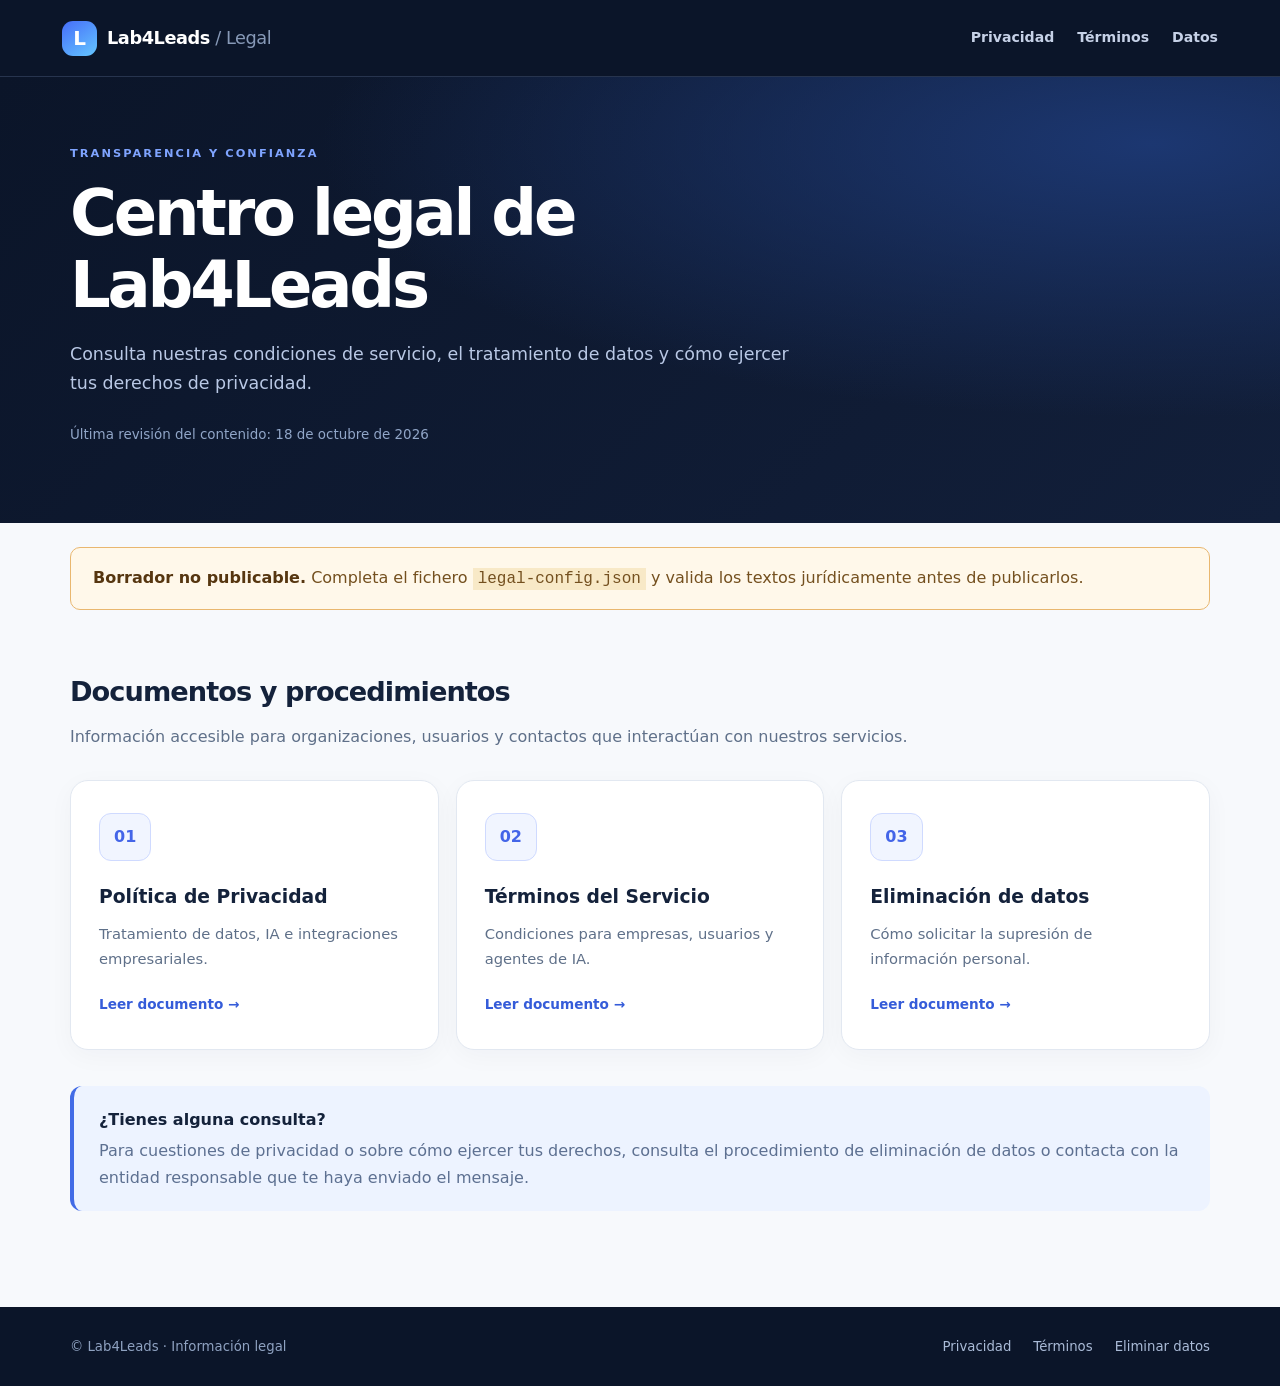
<file: site/index.html>
<!DOCTYPE html><html lang="es"><head><meta charset="utf-8"><meta name="viewport" content="width=device-width,initial-scale=1"><meta name="description" content="Textos legales y procedimientos de privacidad de una plataforma empresarial de agentes de inteligencia artificial."><title>Centro legal · Lab4Leads</title><link rel="stylesheet" href="assets/styles.css"></head><body>
<a class="skip" href="#main">Saltar al contenido</a><header class="topbar"><div class="top-inner"><a href="./" class="brand"><span class="brand-mark">L</span><span>Lab4Leads<span class="brand-tag"> / Legal</span></span></a><nav aria-label="Documentos legales"><a href="privacy-policy/">Privacidad</a><a href="terms-of-service/">Términos</a><a href="data-deletion/">Datos</a></nav></div></header>
<div class="hero home-hero"><div class="container"><div class="eyebrow">TRANSPARENCIA Y CONFIANZA</div><h1>Centro legal de Lab4Leads</h1><p>Consulta nuestras condiciones de servicio, el tratamiento de datos y cómo ejercer tus derechos de privacidad.</p><div class="hero-meta">Última revisión del contenido: 18 de octubre de 2026</div></div></div>
<div class="draft" role="status"><strong>Borrador no publicable.</strong> Completa el fichero <code>legal-config.json</code> y valida los textos jurídicamente antes de publicarlos.</div><main id="main" class="container main-home"><div class="section-intro"><h2>Documentos y procedimientos</h2><p>Información accesible para organizaciones, usuarios y contactos que interactúan con nuestros servicios.</p></div><div class="cards"><a class="doc-card" href="privacy-policy/"><div class="doc-icon">01</div><h2>Política de Privacidad</h2><p>Tratamiento de datos, IA e integraciones empresariales.</p><span class="card-link">Leer documento <span aria-hidden="true">→</span></span></a>
<a class="doc-card" href="terms-of-service/"><div class="doc-icon">02</div><h2>Términos del Servicio</h2><p>Condiciones para empresas, usuarios y agentes de IA.</p><span class="card-link">Leer documento <span aria-hidden="true">→</span></span></a>
<a class="doc-card" href="data-deletion/"><div class="doc-icon">03</div><h2>Eliminación de datos</h2><p>Cómo solicitar la supresión de información personal.</p><span class="card-link">Leer documento <span aria-hidden="true">→</span></span></a></div><div class="notice"><strong>¿Tienes alguna consulta?</strong><p>Para cuestiones de privacidad o sobre cómo ejercer tus derechos, consulta el procedimiento de eliminación de datos o contacta con la entidad responsable que te haya enviado el mensaje.</p></div></main>
<footer><div class="container footer-inner"><span>© Lab4Leads · Información legal</span><div><a href="privacy-policy/">Privacidad</a><a href="terms-of-service/">Términos</a><a href="data-deletion/">Eliminar datos</a></div></div></footer></body></html>
</file>
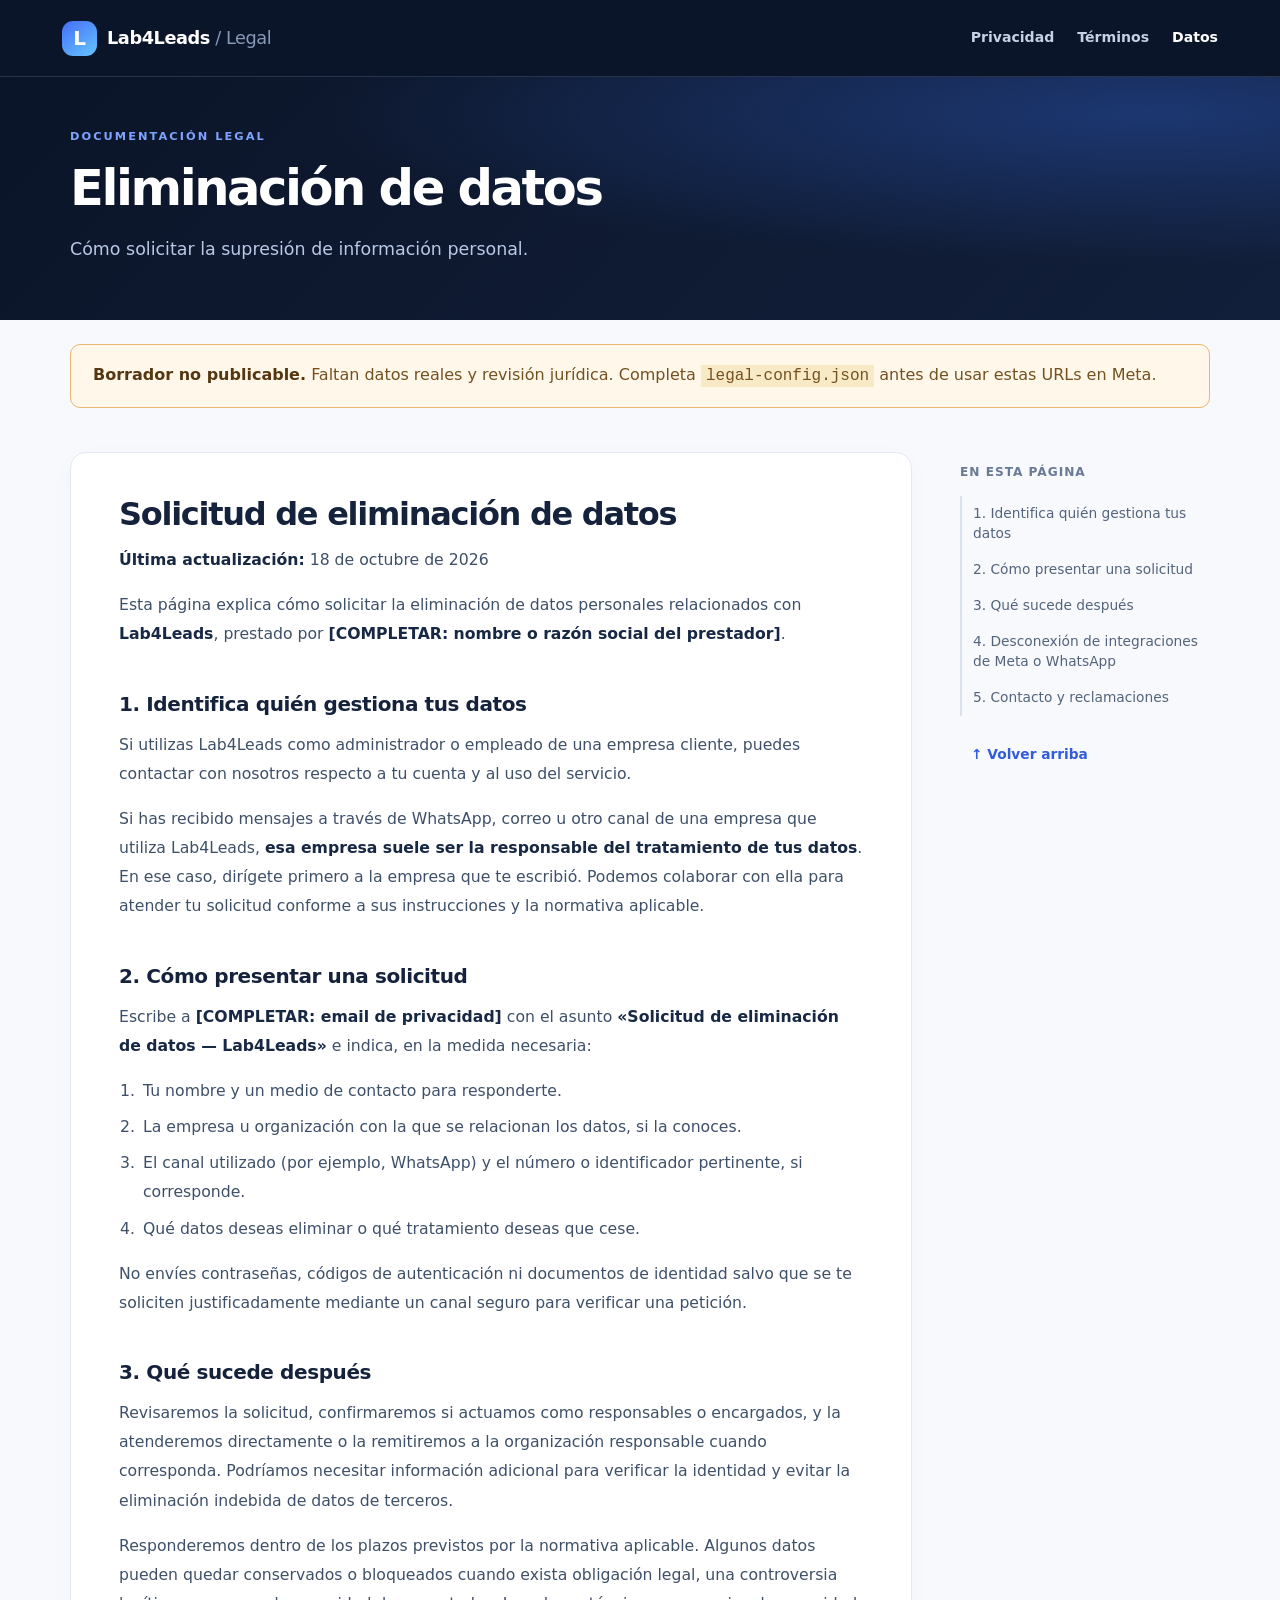
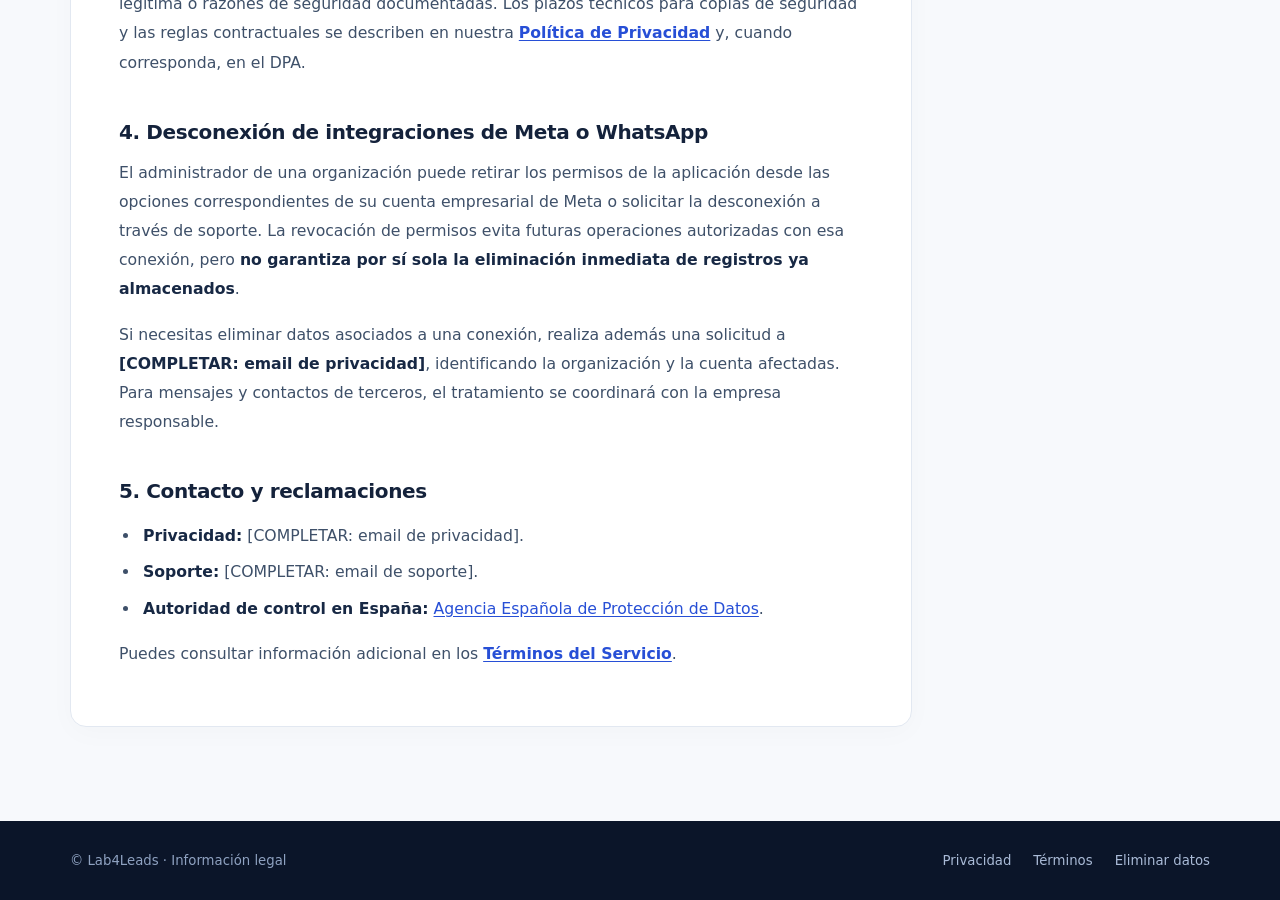
<file: site/data-deletion/index.html>
<!DOCTYPE html>
<html lang="es"><head><meta charset="utf-8"><meta name="viewport" content="width=device-width,initial-scale=1">
<meta name="description" content="Cómo solicitar la supresión de información personal."><meta name="robots" content="index,follow">
<title>Eliminación de datos · Lab4Leads</title>
<link rel="stylesheet" href="../assets/styles.css"><link rel="canonical" href="" />
</head><body>
<a class="skip" href="#main">Saltar al contenido</a>
<header class="topbar"><div class="top-inner"><a class="brand" href="../" aria-label="Ir al inicio de los documentos legales"><span class="brand-mark">L</span><span>Lab4Leads<span class="brand-tag"> / Legal</span></span></a><nav aria-label="Documentos legales"><a href="../privacy-policy/" >Privacidad</a><a href="../terms-of-service/" >Términos</a><a href="../data-deletion/" aria-current="page">Datos</a></nav></div></header>
<div class="hero document-hero"><div class="container"><div class="eyebrow">DOCUMENTACIÓN LEGAL</div><h1>Eliminación de datos</h1><p>Cómo solicitar la supresión de información personal.</p></div></div>
<div class="draft" role="status"><strong>Borrador no publicable.</strong> Faltan datos reales y revisión jurídica. Completa <code>legal-config.json</code> antes de usar estas URLs en Meta.</div>
<div class="container document-layout"><main id="main" class="legal-content" aria-label="Eliminación de datos"><h1>Solicitud de eliminación de datos</h1>
<p><strong>Última actualización:</strong> 18 de octubre de 2026</p>
<p>Esta página explica cómo solicitar la eliminación de datos personales relacionados con <strong>Lab4Leads</strong>, prestado por <strong>[COMPLETAR: nombre o razón social del prestador]</strong>.</p>
<h2 id="1-identifica-quien-gestiona-tus-datos">1. Identifica quién gestiona tus datos</h2>
<p>Si utilizas Lab4Leads como administrador o empleado de una empresa cliente, puedes contactar con nosotros respecto a tu cuenta y al uso del servicio.</p>
<p>Si has recibido mensajes a través de WhatsApp, correo u otro canal de una empresa que utiliza Lab4Leads, <strong>esa empresa suele ser la responsable del tratamiento de tus datos</strong>. En ese caso, dirígete primero a la empresa que te escribió. Podemos colaborar con ella para atender tu solicitud conforme a sus instrucciones y la normativa aplicable.</p>
<h2 id="2-como-presentar-una-solicitud">2. Cómo presentar una solicitud</h2>
<p>Escribe a <strong>[COMPLETAR: email de privacidad]</strong> con el asunto <strong>«Solicitud de eliminación de datos — Lab4Leads»</strong> e indica, en la medida necesaria:</p>
<ol>
<li>Tu nombre y un medio de contacto para responderte.</li>
<li>La empresa u organización con la que se relacionan los datos, si la conoces.</li>
<li>El canal utilizado (por ejemplo, WhatsApp) y el número o identificador pertinente, si corresponde.</li>
<li>Qué datos deseas eliminar o qué tratamiento deseas que cese.</li>
</ol>
<p>No envíes contraseñas, códigos de autenticación ni documentos de identidad salvo que se te soliciten justificadamente mediante un canal seguro para verificar una petición.</p>
<h2 id="3-que-sucede-despues">3. Qué sucede después</h2>
<p>Revisaremos la solicitud, confirmaremos si actuamos como responsables o encargados, y la atenderemos directamente o la remitiremos a la organización responsable cuando corresponda. Podríamos necesitar información adicional para verificar la identidad y evitar la eliminación indebida de datos de terceros.</p>
<p>Responderemos dentro de los plazos previstos por la normativa aplicable. Algunos datos pueden quedar conservados o bloqueados cuando exista obligación legal, una controversia legítima o razones de seguridad documentadas. Los plazos técnicos para copias de seguridad y las reglas contractuales se describen en nuestra <strong><a href="../privacy-policy/">Política de Privacidad</a></strong> y, cuando corresponda, en el DPA.</p>
<h2 id="4-desconexion-de-integraciones-de-meta-o-whatsapp">4. Desconexión de integraciones de Meta o WhatsApp</h2>
<p>El administrador de una organización puede retirar los permisos de la aplicación desde las opciones correspondientes de su cuenta empresarial de Meta o solicitar la desconexión a través de soporte. La revocación de permisos evita futuras operaciones autorizadas con esa conexión, pero <strong>no garantiza por sí sola la eliminación inmediata de registros ya almacenados</strong>.</p>
<p>Si necesitas eliminar datos asociados a una conexión, realiza además una solicitud a <strong>[COMPLETAR: email de privacidad]</strong>, identificando la organización y la cuenta afectadas. Para mensajes y contactos de terceros, el tratamiento se coordinará con la empresa responsable.</p>
<h2 id="5-contacto-y-reclamaciones">5. Contacto y reclamaciones</h2>
<ul>
<li><strong>Privacidad:</strong> [COMPLETAR: email de privacidad].</li>
<li><strong>Soporte:</strong> [COMPLETAR: email de soporte].</li>
<li><strong>Autoridad de control en España:</strong> <a href="https://www.aepd.es">Agencia Española de Protección de Datos</a>.</li>
</ul>
<p>Puedes consultar información adicional en los <strong><a href="../terms-of-service/">Términos del Servicio</a></strong>.</p>
</main><aside class="toc" aria-label="Índice de secciones"><div class="toc-sticky"><h3>En esta página</h3><a href="#1-identifica-quien-gestiona-tus-datos">1. Identifica quién gestiona tus datos</a>
<a href="#2-como-presentar-una-solicitud">2. Cómo presentar una solicitud</a>
<a href="#3-que-sucede-despues">3. Qué sucede después</a>
<a href="#4-desconexion-de-integraciones-de-meta-o-whatsapp">4. Desconexión de integraciones de Meta o WhatsApp</a>
<a href="#5-contacto-y-reclamaciones">5. Contacto y reclamaciones</a><a class="back-top" href="#main">↑ Volver arriba</a></div></aside></div>
<footer><div class="container footer-inner"><span>© Lab4Leads · Información legal</span><div><a href="../privacy-policy/">Privacidad</a><a href="../terms-of-service/">Términos</a><a href="../data-deletion/">Eliminar datos</a></div></div></footer>
</body></html>
</file>
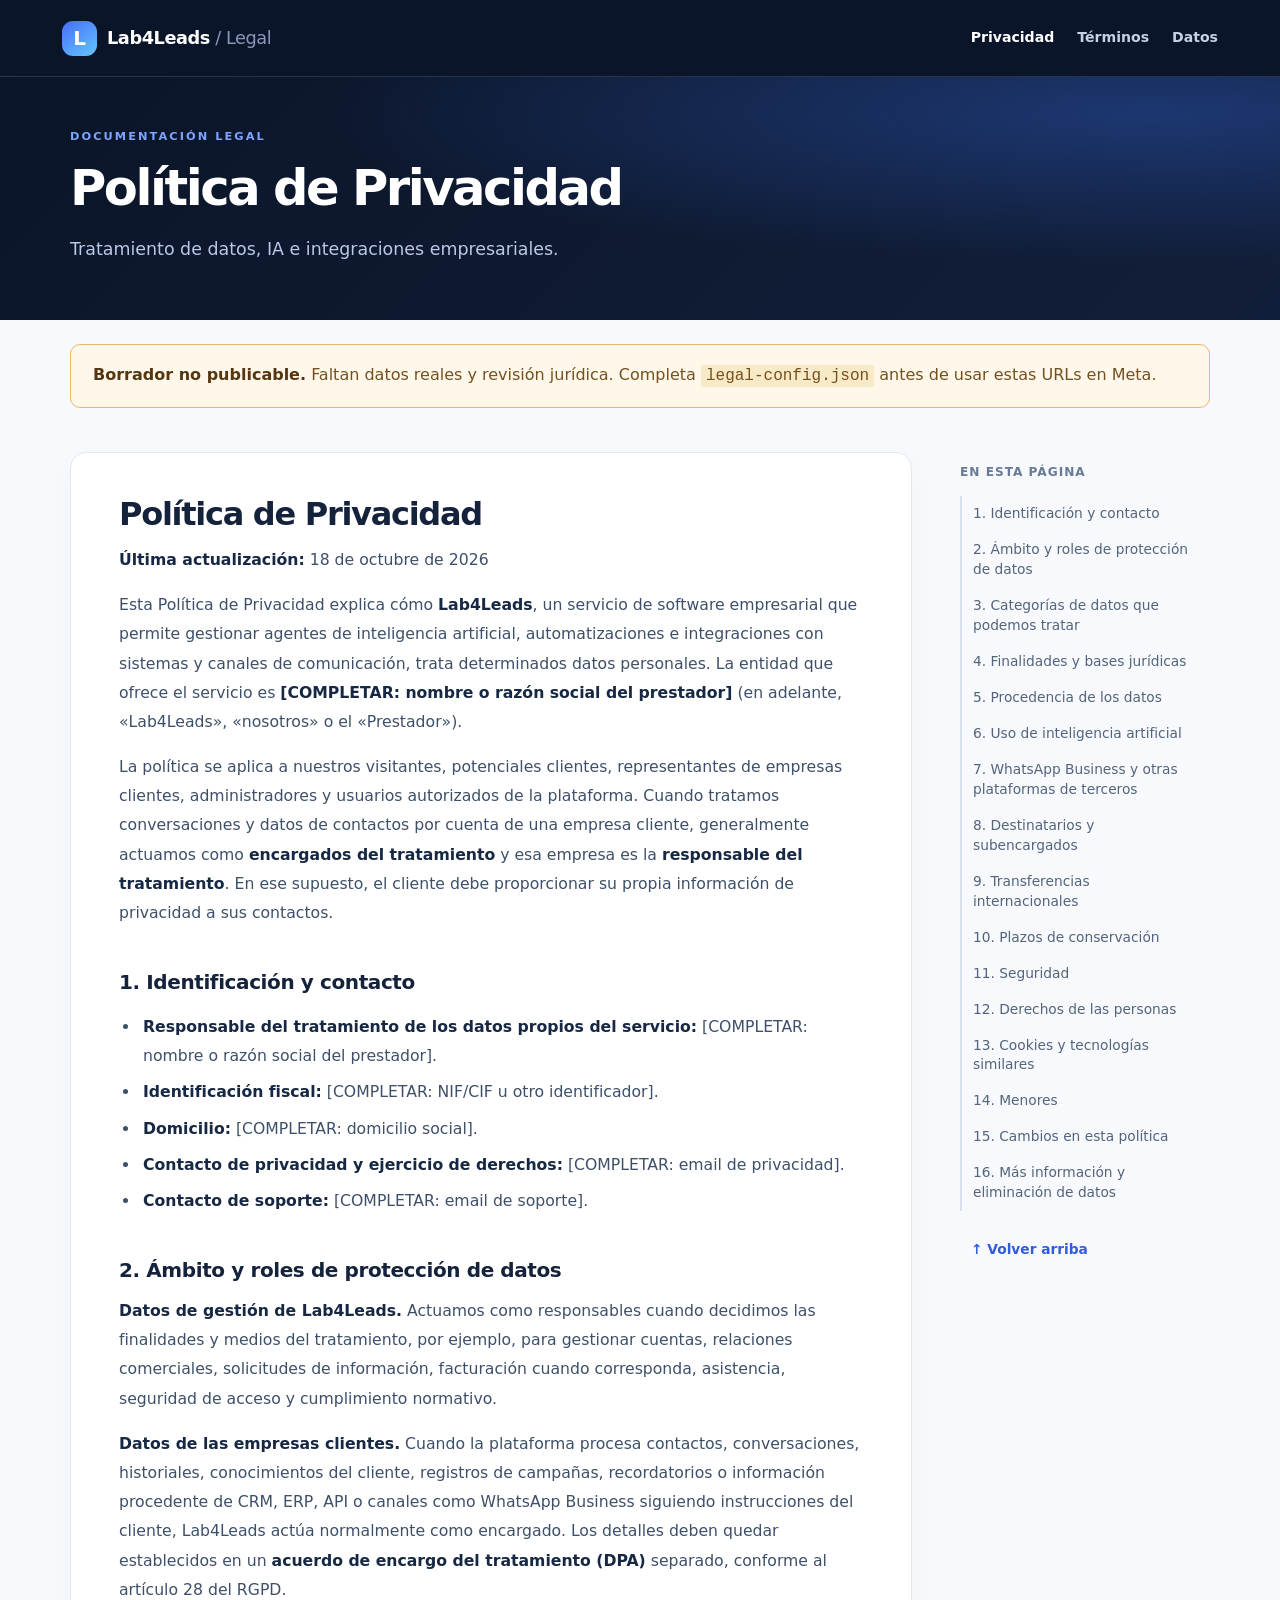
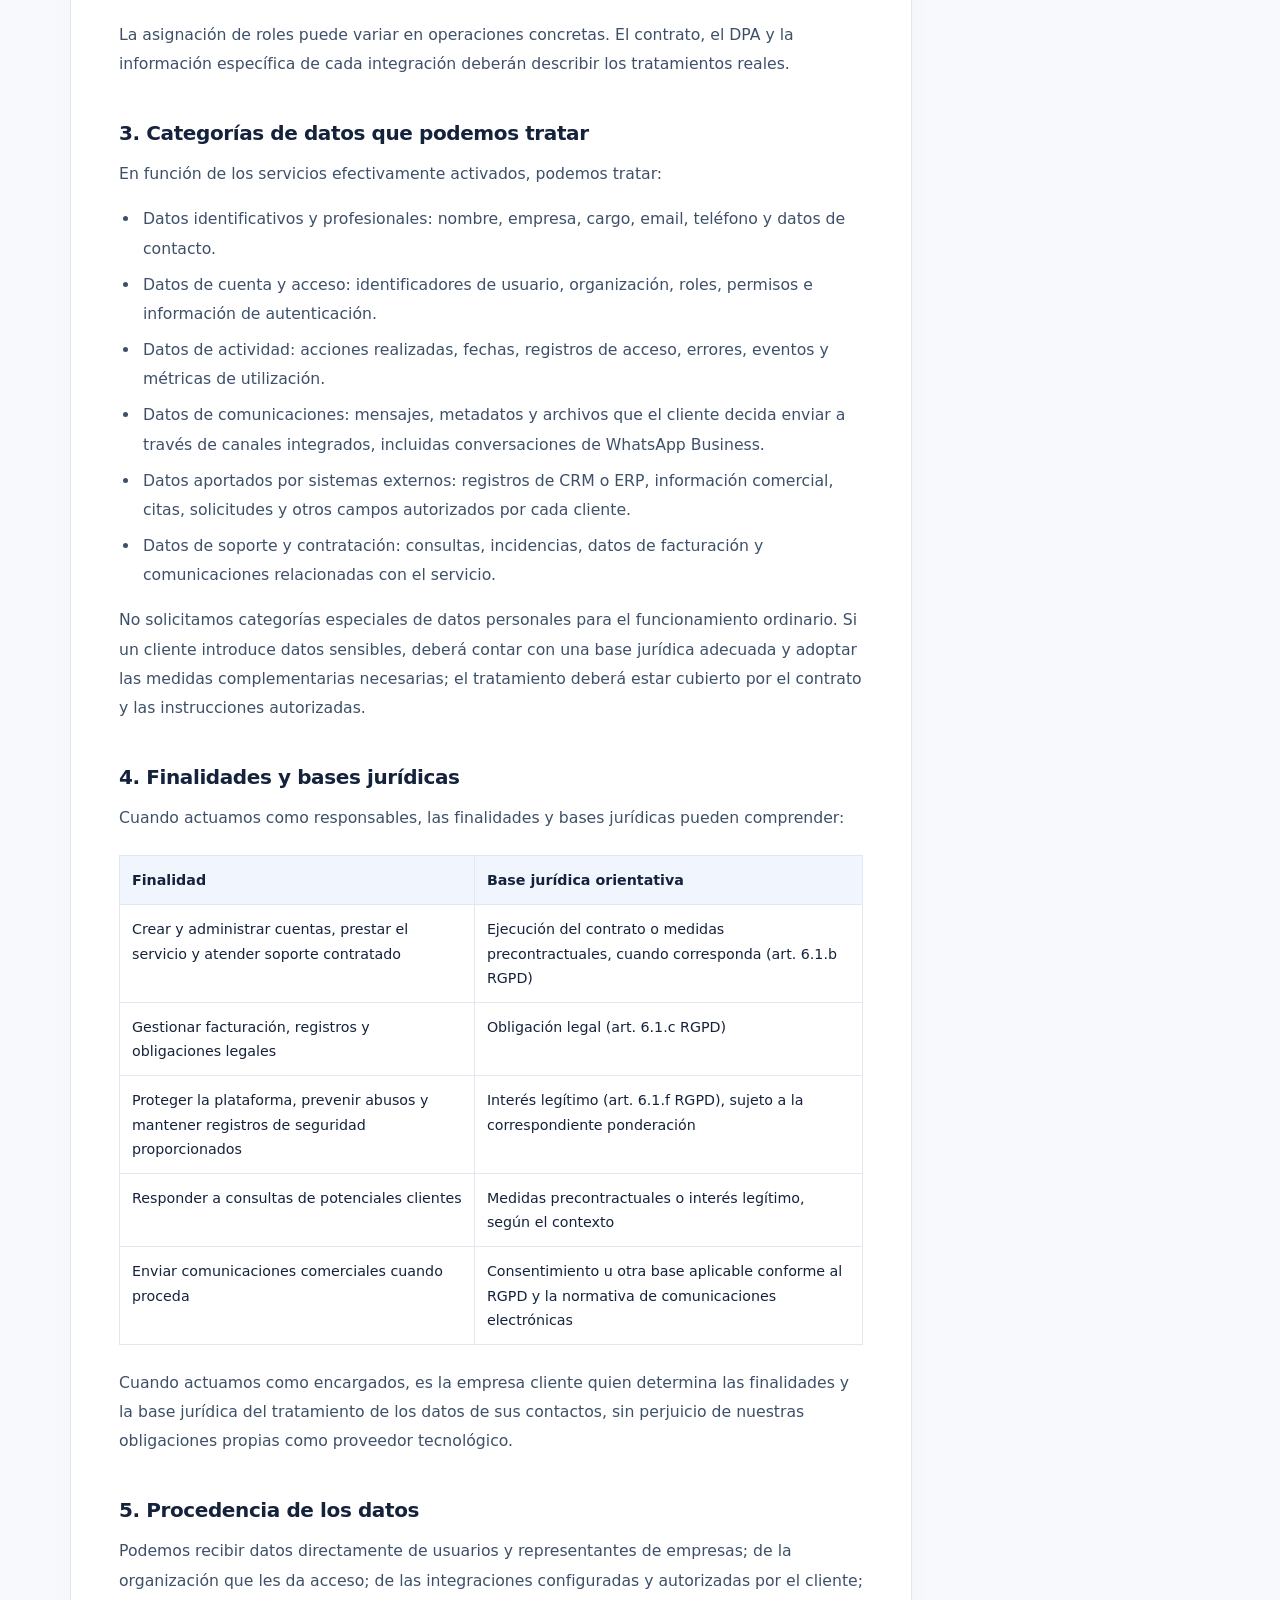
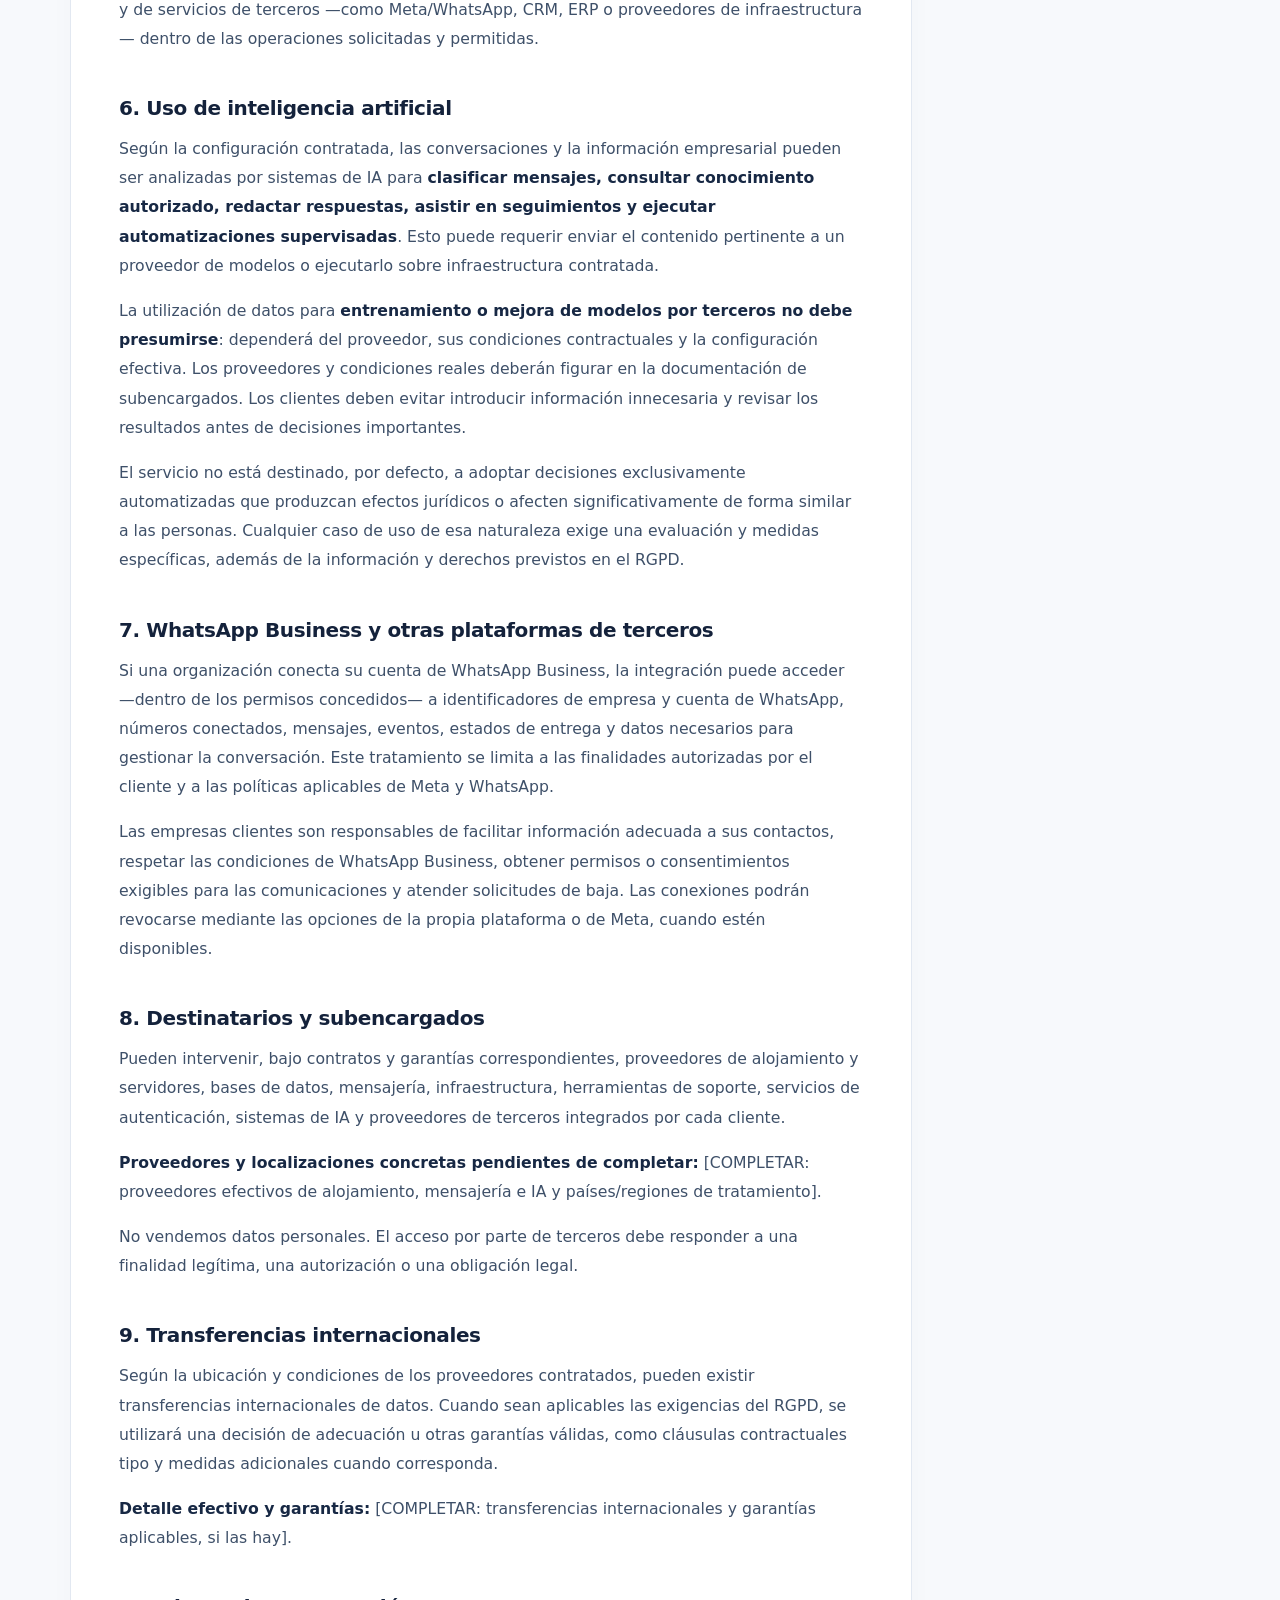
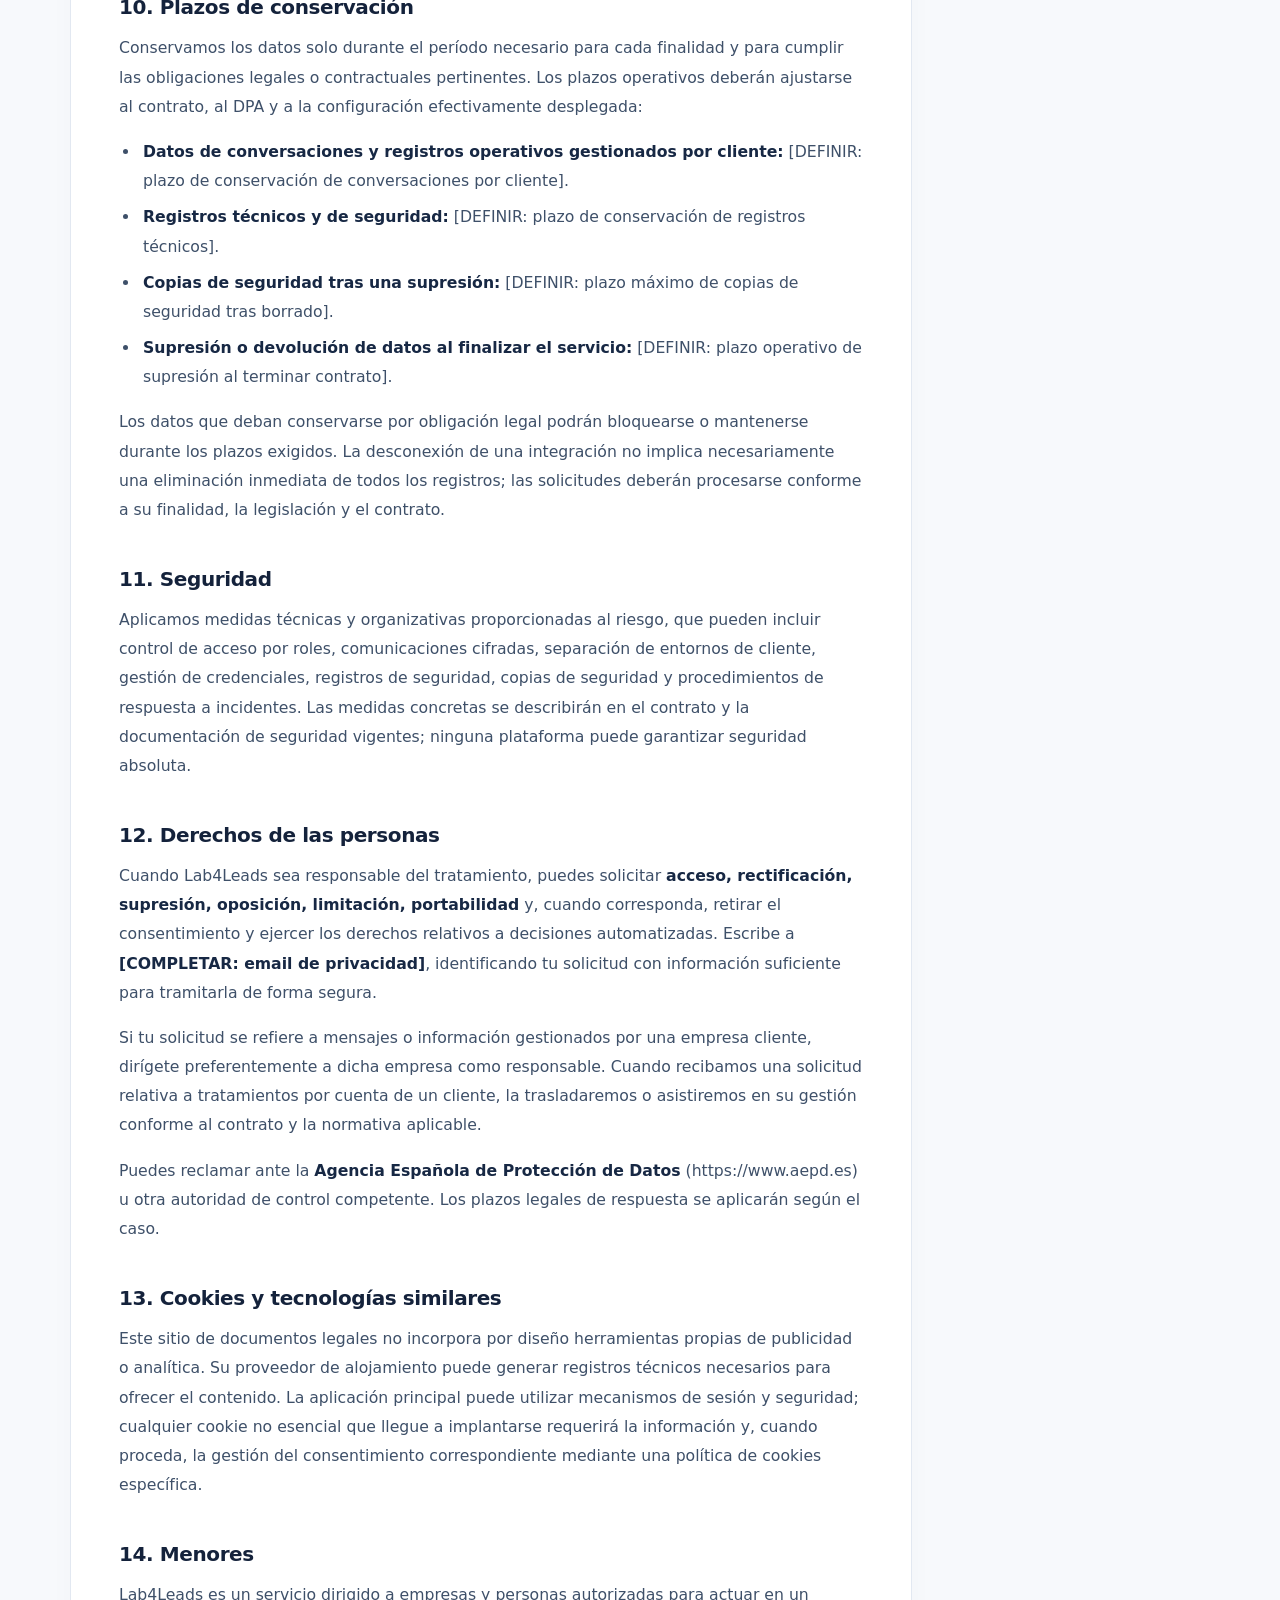
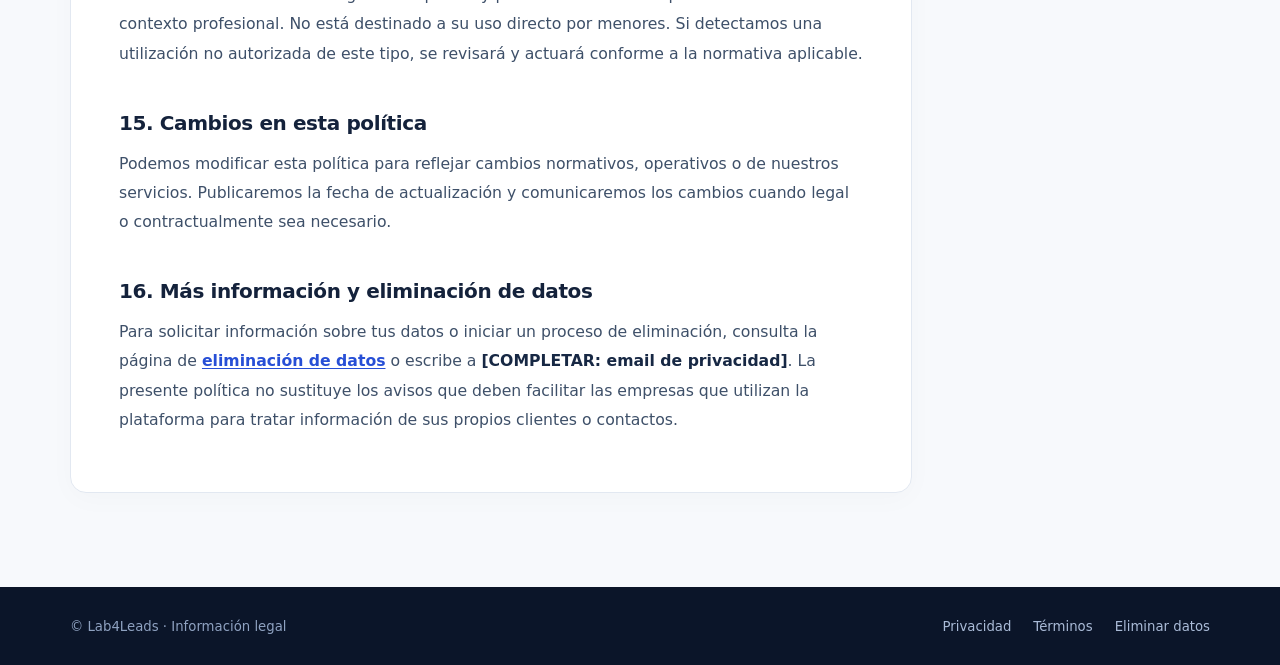
<file: site/privacy-policy/index.html>
<!DOCTYPE html>
<html lang="es"><head><meta charset="utf-8"><meta name="viewport" content="width=device-width,initial-scale=1">
<meta name="description" content="Tratamiento de datos, IA e integraciones empresariales."><meta name="robots" content="index,follow">
<title>Política de Privacidad · Lab4Leads</title>
<link rel="stylesheet" href="../assets/styles.css"><link rel="canonical" href="" />
</head><body>
<a class="skip" href="#main">Saltar al contenido</a>
<header class="topbar"><div class="top-inner"><a class="brand" href="../" aria-label="Ir al inicio de los documentos legales"><span class="brand-mark">L</span><span>Lab4Leads<span class="brand-tag"> / Legal</span></span></a><nav aria-label="Documentos legales"><a href="../privacy-policy/" aria-current="page">Privacidad</a><a href="../terms-of-service/" >Términos</a><a href="../data-deletion/" >Datos</a></nav></div></header>
<div class="hero document-hero"><div class="container"><div class="eyebrow">DOCUMENTACIÓN LEGAL</div><h1>Política de Privacidad</h1><p>Tratamiento de datos, IA e integraciones empresariales.</p></div></div>
<div class="draft" role="status"><strong>Borrador no publicable.</strong> Faltan datos reales y revisión jurídica. Completa <code>legal-config.json</code> antes de usar estas URLs en Meta.</div>
<div class="container document-layout"><main id="main" class="legal-content" aria-label="Política de Privacidad"><h1>Política de Privacidad</h1>
<p><strong>Última actualización:</strong> 18 de octubre de 2026</p>
<p>Esta Política de Privacidad explica cómo <strong>Lab4Leads</strong>, un servicio de software empresarial que permite gestionar agentes de inteligencia artificial, automatizaciones e integraciones con sistemas y canales de comunicación, trata determinados datos personales. La entidad que ofrece el servicio es <strong>[COMPLETAR: nombre o razón social del prestador]</strong> (en adelante, «Lab4Leads», «nosotros» o el «Prestador»).</p>
<p>La política se aplica a nuestros visitantes, potenciales clientes, representantes de empresas clientes, administradores y usuarios autorizados de la plataforma. Cuando tratamos conversaciones y datos de contactos por cuenta de una empresa cliente, generalmente actuamos como <strong>encargados del tratamiento</strong> y esa empresa es la <strong>responsable del tratamiento</strong>. En ese supuesto, el cliente debe proporcionar su propia información de privacidad a sus contactos.</p>
<h2 id="1-identificacion-y-contacto">1. Identificación y contacto</h2>
<ul>
<li><strong>Responsable del tratamiento de los datos propios del servicio:</strong> [COMPLETAR: nombre o razón social del prestador].</li>
<li><strong>Identificación fiscal:</strong> [COMPLETAR: NIF/CIF u otro identificador].</li>
<li><strong>Domicilio:</strong> [COMPLETAR: domicilio social].</li>
<li><strong>Contacto de privacidad y ejercicio de derechos:</strong> [COMPLETAR: email de privacidad].</li>
<li><strong>Contacto de soporte:</strong> [COMPLETAR: email de soporte].</li>
</ul>
<h2 id="2-ambito-y-roles-de-proteccion-de-datos">2. Ámbito y roles de protección de datos</h2>
<p><strong>Datos de gestión de Lab4Leads.</strong> Actuamos como responsables cuando decidimos las finalidades y medios del tratamiento, por ejemplo, para gestionar cuentas, relaciones comerciales, solicitudes de información, facturación cuando corresponda, asistencia, seguridad de acceso y cumplimiento normativo.</p>
<p><strong>Datos de las empresas clientes.</strong> Cuando la plataforma procesa contactos, conversaciones, historiales, conocimientos del cliente, registros de campañas, recordatorios o información procedente de CRM, ERP, API o canales como WhatsApp Business siguiendo instrucciones del cliente, Lab4Leads actúa normalmente como encargado. Los detalles deben quedar establecidos en un <strong>acuerdo de encargo del tratamiento (DPA)</strong> separado, conforme al artículo 28 del RGPD.</p>
<p>La asignación de roles puede variar en operaciones concretas. El contrato, el DPA y la información específica de cada integración deberán describir los tratamientos reales.</p>
<h2 id="3-categorias-de-datos-que-podemos-tratar">3. Categorías de datos que podemos tratar</h2>
<p>En función de los servicios efectivamente activados, podemos tratar:</p>
<ul>
<li>Datos identificativos y profesionales: nombre, empresa, cargo, email, teléfono y datos de contacto.</li>
<li>Datos de cuenta y acceso: identificadores de usuario, organización, roles, permisos e información de autenticación.</li>
<li>Datos de actividad: acciones realizadas, fechas, registros de acceso, errores, eventos y métricas de utilización.</li>
<li>Datos de comunicaciones: mensajes, metadatos y archivos que el cliente decida enviar a través de canales integrados, incluidas conversaciones de WhatsApp Business.</li>
<li>Datos aportados por sistemas externos: registros de CRM o ERP, información comercial, citas, solicitudes y otros campos autorizados por cada cliente.</li>
<li>Datos de soporte y contratación: consultas, incidencias, datos de facturación y comunicaciones relacionadas con el servicio.</li>
</ul>
<p>No solicitamos categorías especiales de datos personales para el funcionamiento ordinario. Si un cliente introduce datos sensibles, deberá contar con una base jurídica adecuada y adoptar las medidas complementarias necesarias; el tratamiento deberá estar cubierto por el contrato y las instrucciones autorizadas.</p>
<h2 id="4-finalidades-y-bases-juridicas">4. Finalidades y bases jurídicas</h2>
<p>Cuando actuamos como responsables, las finalidades y bases jurídicas pueden comprender:</p>
<table>
<thead>
<tr>
  <th>Finalidad</th>
  <th>Base jurídica orientativa</th>
</tr>
</thead>
<tbody>
<tr>
  <td>Crear y administrar cuentas, prestar el servicio y atender soporte contratado</td>
  <td>Ejecución del contrato o medidas precontractuales, cuando corresponda (art. 6.1.b RGPD)</td>
</tr>
<tr>
  <td>Gestionar facturación, registros y obligaciones legales</td>
  <td>Obligación legal (art. 6.1.c RGPD)</td>
</tr>
<tr>
  <td>Proteger la plataforma, prevenir abusos y mantener registros de seguridad proporcionados</td>
  <td>Interés legítimo (art. 6.1.f RGPD), sujeto a la correspondiente ponderación</td>
</tr>
<tr>
  <td>Responder a consultas de potenciales clientes</td>
  <td>Medidas precontractuales o interés legítimo, según el contexto</td>
</tr>
<tr>
  <td>Enviar comunicaciones comerciales cuando proceda</td>
  <td>Consentimiento u otra base aplicable conforme al RGPD y la normativa de comunicaciones electrónicas</td>
</tr>
</tbody>
</table>
<p>Cuando actuamos como encargados, es la empresa cliente quien determina las finalidades y la base jurídica del tratamiento de los datos de sus contactos, sin perjuicio de nuestras obligaciones propias como proveedor tecnológico.</p>
<h2 id="5-procedencia-de-los-datos">5. Procedencia de los datos</h2>
<p>Podemos recibir datos directamente de usuarios y representantes de empresas; de la organización que les da acceso; de las integraciones configuradas y autorizadas por el cliente; y de servicios de terceros —como Meta/WhatsApp, CRM, ERP o proveedores de infraestructura— dentro de las operaciones solicitadas y permitidas.</p>
<h2 id="6-uso-de-inteligencia-artificial">6. Uso de inteligencia artificial</h2>
<p>Según la configuración contratada, las conversaciones y la información empresarial pueden ser analizadas por sistemas de IA para <strong>clasificar mensajes, consultar conocimiento autorizado, redactar respuestas, asistir en seguimientos y ejecutar automatizaciones supervisadas</strong>. Esto puede requerir enviar el contenido pertinente a un proveedor de modelos o ejecutarlo sobre infraestructura contratada.</p>
<p>La utilización de datos para <strong>entrenamiento o mejora de modelos por terceros no debe presumirse</strong>: dependerá del proveedor, sus condiciones contractuales y la configuración efectiva. Los proveedores y condiciones reales deberán figurar en la documentación de subencargados. Los clientes deben evitar introducir información innecesaria y revisar los resultados antes de decisiones importantes.</p>
<p>El servicio no está destinado, por defecto, a adoptar decisiones exclusivamente automatizadas que produzcan efectos jurídicos o afecten significativamente de forma similar a las personas. Cualquier caso de uso de esa naturaleza exige una evaluación y medidas específicas, además de la información y derechos previstos en el RGPD.</p>
<h2 id="7-whatsapp-business-y-otras-plataformas-de-terceros">7. WhatsApp Business y otras plataformas de terceros</h2>
<p>Si una organización conecta su cuenta de WhatsApp Business, la integración puede acceder —dentro de los permisos concedidos— a identificadores de empresa y cuenta de WhatsApp, números conectados, mensajes, eventos, estados de entrega y datos necesarios para gestionar la conversación. Este tratamiento se limita a las finalidades autorizadas por el cliente y a las políticas aplicables de Meta y WhatsApp.</p>
<p>Las empresas clientes son responsables de facilitar información adecuada a sus contactos, respetar las condiciones de WhatsApp Business, obtener permisos o consentimientos exigibles para las comunicaciones y atender solicitudes de baja. Las conexiones podrán revocarse mediante las opciones de la propia plataforma o de Meta, cuando estén disponibles.</p>
<h2 id="8-destinatarios-y-subencargados">8. Destinatarios y subencargados</h2>
<p>Pueden intervenir, bajo contratos y garantías correspondientes, proveedores de alojamiento y servidores, bases de datos, mensajería, infraestructura, herramientas de soporte, servicios de autenticación, sistemas de IA y proveedores de terceros integrados por cada cliente.</p>
<p><strong>Proveedores y localizaciones concretas pendientes de completar:</strong> [COMPLETAR: proveedores efectivos de alojamiento, mensajería e IA y países/regiones de tratamiento].</p>
<p>No vendemos datos personales. El acceso por parte de terceros debe responder a una finalidad legítima, una autorización o una obligación legal.</p>
<h2 id="9-transferencias-internacionales">9. Transferencias internacionales</h2>
<p>Según la ubicación y condiciones de los proveedores contratados, pueden existir transferencias internacionales de datos. Cuando sean aplicables las exigencias del RGPD, se utilizará una decisión de adecuación u otras garantías válidas, como cláusulas contractuales tipo y medidas adicionales cuando corresponda.</p>
<p><strong>Detalle efectivo y garantías:</strong> [COMPLETAR: transferencias internacionales y garantías aplicables, si las hay].</p>
<h2 id="10-plazos-de-conservacion">10. Plazos de conservación</h2>
<p>Conservamos los datos solo durante el período necesario para cada finalidad y para cumplir las obligaciones legales o contractuales pertinentes. Los plazos operativos deberán ajustarse al contrato, al DPA y a la configuración efectivamente desplegada:</p>
<ul>
<li><strong>Datos de conversaciones y registros operativos gestionados por cliente:</strong> [DEFINIR: plazo de conservación de conversaciones por cliente].</li>
<li><strong>Registros técnicos y de seguridad:</strong> [DEFINIR: plazo de conservación de registros técnicos].</li>
<li><strong>Copias de seguridad tras una supresión:</strong> [DEFINIR: plazo máximo de copias de seguridad tras borrado].</li>
<li><strong>Supresión o devolución de datos al finalizar el servicio:</strong> [DEFINIR: plazo operativo de supresión al terminar contrato].</li>
</ul>
<p>Los datos que deban conservarse por obligación legal podrán bloquearse o mantenerse durante los plazos exigidos. La desconexión de una integración no implica necesariamente una eliminación inmediata de todos los registros; las solicitudes deberán procesarse conforme a su finalidad, la legislación y el contrato.</p>
<h2 id="11-seguridad">11. Seguridad</h2>
<p>Aplicamos medidas técnicas y organizativas proporcionadas al riesgo, que pueden incluir control de acceso por roles, comunicaciones cifradas, separación de entornos de cliente, gestión de credenciales, registros de seguridad, copias de seguridad y procedimientos de respuesta a incidentes. Las medidas concretas se describirán en el contrato y la documentación de seguridad vigentes; ninguna plataforma puede garantizar seguridad absoluta.</p>
<h2 id="12-derechos-de-las-personas">12. Derechos de las personas</h2>
<p>Cuando Lab4Leads sea responsable del tratamiento, puedes solicitar <strong>acceso, rectificación, supresión, oposición, limitación, portabilidad</strong> y, cuando corresponda, retirar el consentimiento y ejercer los derechos relativos a decisiones automatizadas. Escribe a <strong>[COMPLETAR: email de privacidad]</strong>, identificando tu solicitud con información suficiente para tramitarla de forma segura.</p>
<p>Si tu solicitud se refiere a mensajes o información gestionados por una empresa cliente, dirígete preferentemente a dicha empresa como responsable. Cuando recibamos una solicitud relativa a tratamientos por cuenta de un cliente, la trasladaremos o asistiremos en su gestión conforme al contrato y la normativa aplicable.</p>
<p>Puedes reclamar ante la <strong>Agencia Española de Protección de Datos</strong> (https://www.aepd.es) u otra autoridad de control competente. Los plazos legales de respuesta se aplicarán según el caso.</p>
<h2 id="13-cookies-y-tecnologias-similares">13. Cookies y tecnologías similares</h2>
<p>Este sitio de documentos legales no incorpora por diseño herramientas propias de publicidad o analítica. Su proveedor de alojamiento puede generar registros técnicos necesarios para ofrecer el contenido. La aplicación principal puede utilizar mecanismos de sesión y seguridad; cualquier cookie no esencial que llegue a implantarse requerirá la información y, cuando proceda, la gestión del consentimiento correspondiente mediante una política de cookies específica.</p>
<h2 id="14-menores">14. Menores</h2>
<p>Lab4Leads es un servicio dirigido a empresas y personas autorizadas para actuar en un contexto profesional. No está destinado a su uso directo por menores. Si detectamos una utilización no autorizada de este tipo, se revisará y actuará conforme a la normativa aplicable.</p>
<h2 id="15-cambios-en-esta-politica">15. Cambios en esta política</h2>
<p>Podemos modificar esta política para reflejar cambios normativos, operativos o de nuestros servicios. Publicaremos la fecha de actualización y comunicaremos los cambios cuando legal o contractualmente sea necesario.</p>
<h2 id="16-mas-informacion-y-eliminacion-de-datos">16. Más información y eliminación de datos</h2>
<p>Para solicitar información sobre tus datos o iniciar un proceso de eliminación, consulta la página de <strong><a href="../data-deletion/">eliminación de datos</a></strong> o escribe a <strong>[COMPLETAR: email de privacidad]</strong>. La presente política no sustituye los avisos que deben facilitar las empresas que utilizan la plataforma para tratar información de sus propios clientes o contactos.</p>
</main><aside class="toc" aria-label="Índice de secciones"><div class="toc-sticky"><h3>En esta página</h3><a href="#1-identificacion-y-contacto">1. Identificación y contacto</a>
<a href="#2-ambito-y-roles-de-proteccion-de-datos">2. Ámbito y roles de protección de datos</a>
<a href="#3-categorias-de-datos-que-podemos-tratar">3. Categorías de datos que podemos tratar</a>
<a href="#4-finalidades-y-bases-juridicas">4. Finalidades y bases jurídicas</a>
<a href="#5-procedencia-de-los-datos">5. Procedencia de los datos</a>
<a href="#6-uso-de-inteligencia-artificial">6. Uso de inteligencia artificial</a>
<a href="#7-whatsapp-business-y-otras-plataformas-de-terceros">7. WhatsApp Business y otras plataformas de terceros</a>
<a href="#8-destinatarios-y-subencargados">8. Destinatarios y subencargados</a>
<a href="#9-transferencias-internacionales">9. Transferencias internacionales</a>
<a href="#10-plazos-de-conservacion">10. Plazos de conservación</a>
<a href="#11-seguridad">11. Seguridad</a>
<a href="#12-derechos-de-las-personas">12. Derechos de las personas</a>
<a href="#13-cookies-y-tecnologias-similares">13. Cookies y tecnologías similares</a>
<a href="#14-menores">14. Menores</a>
<a href="#15-cambios-en-esta-politica">15. Cambios en esta política</a>
<a href="#16-mas-informacion-y-eliminacion-de-datos">16. Más información y eliminación de datos</a><a class="back-top" href="#main">↑ Volver arriba</a></div></aside></div>
<footer><div class="container footer-inner"><span>© Lab4Leads · Información legal</span><div><a href="../privacy-policy/">Privacidad</a><a href="../terms-of-service/">Términos</a><a href="../data-deletion/">Eliminar datos</a></div></div></footer>
</body></html>
</file>
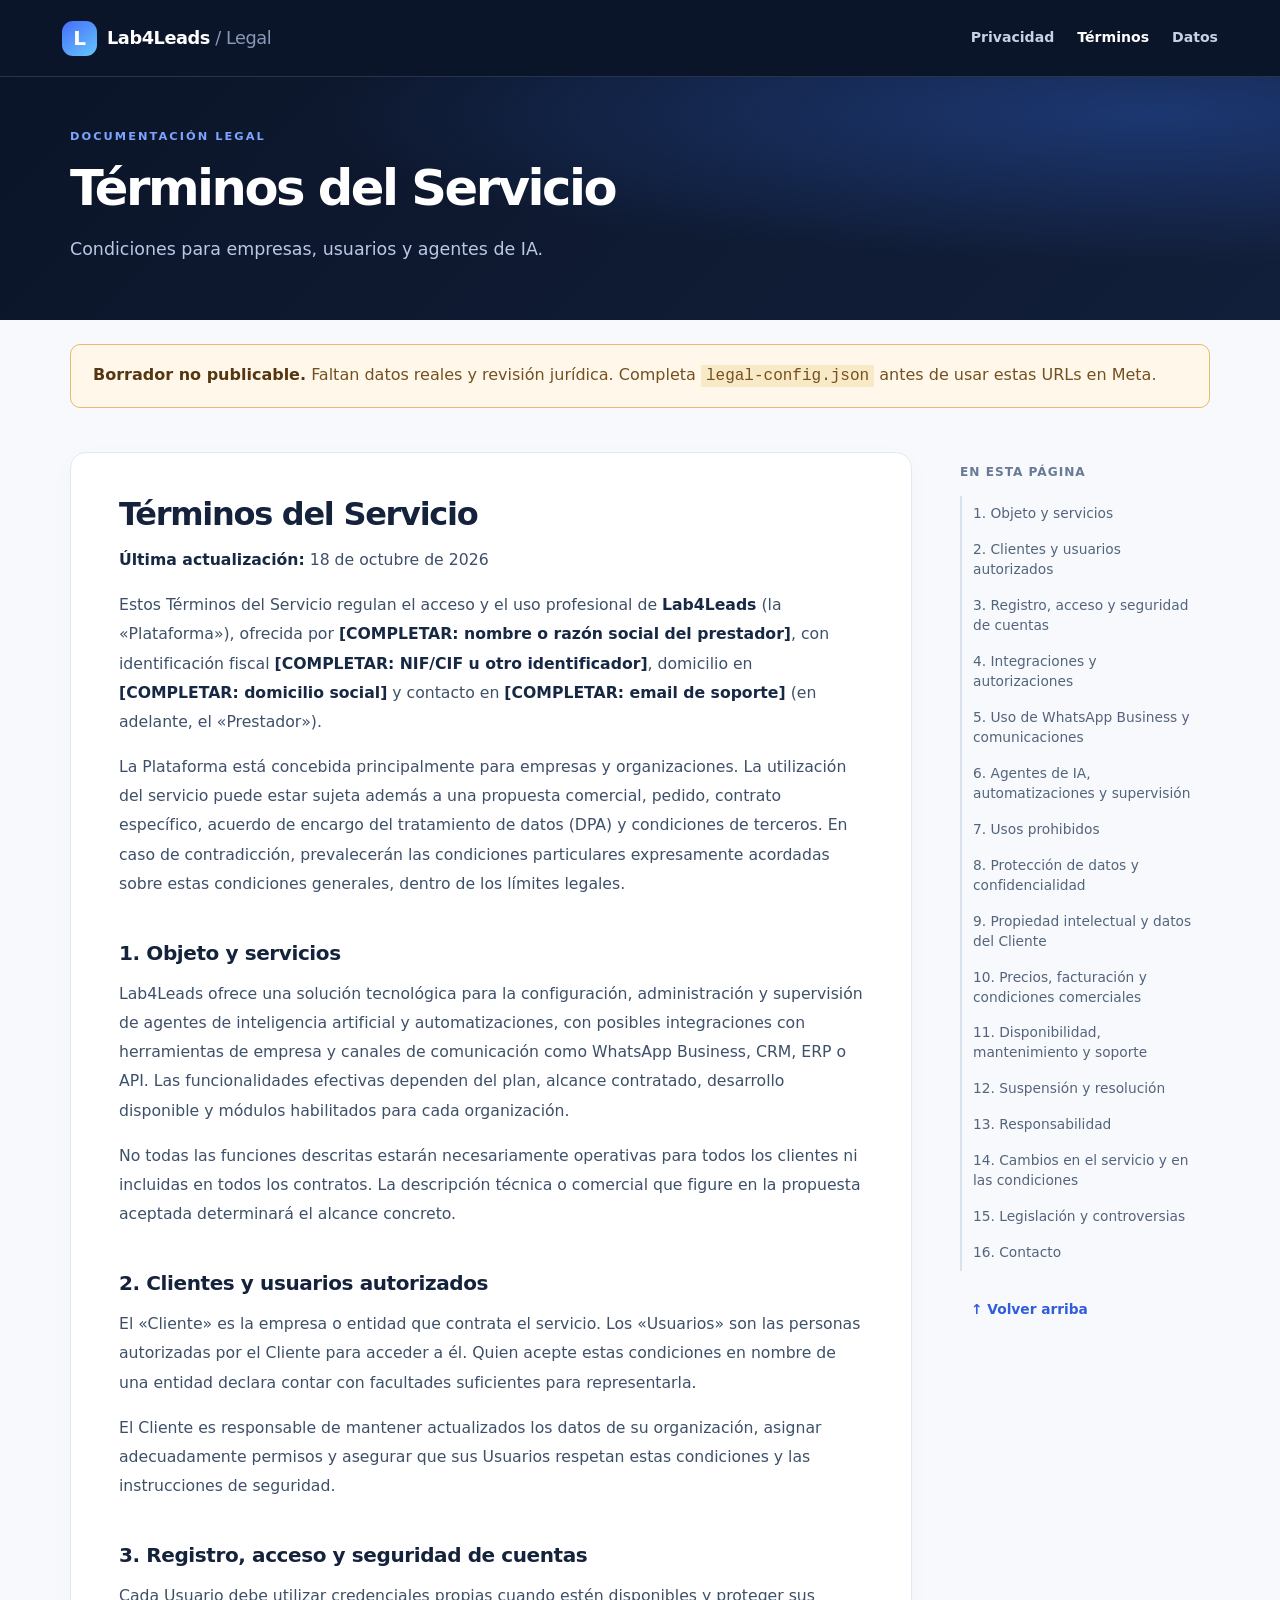
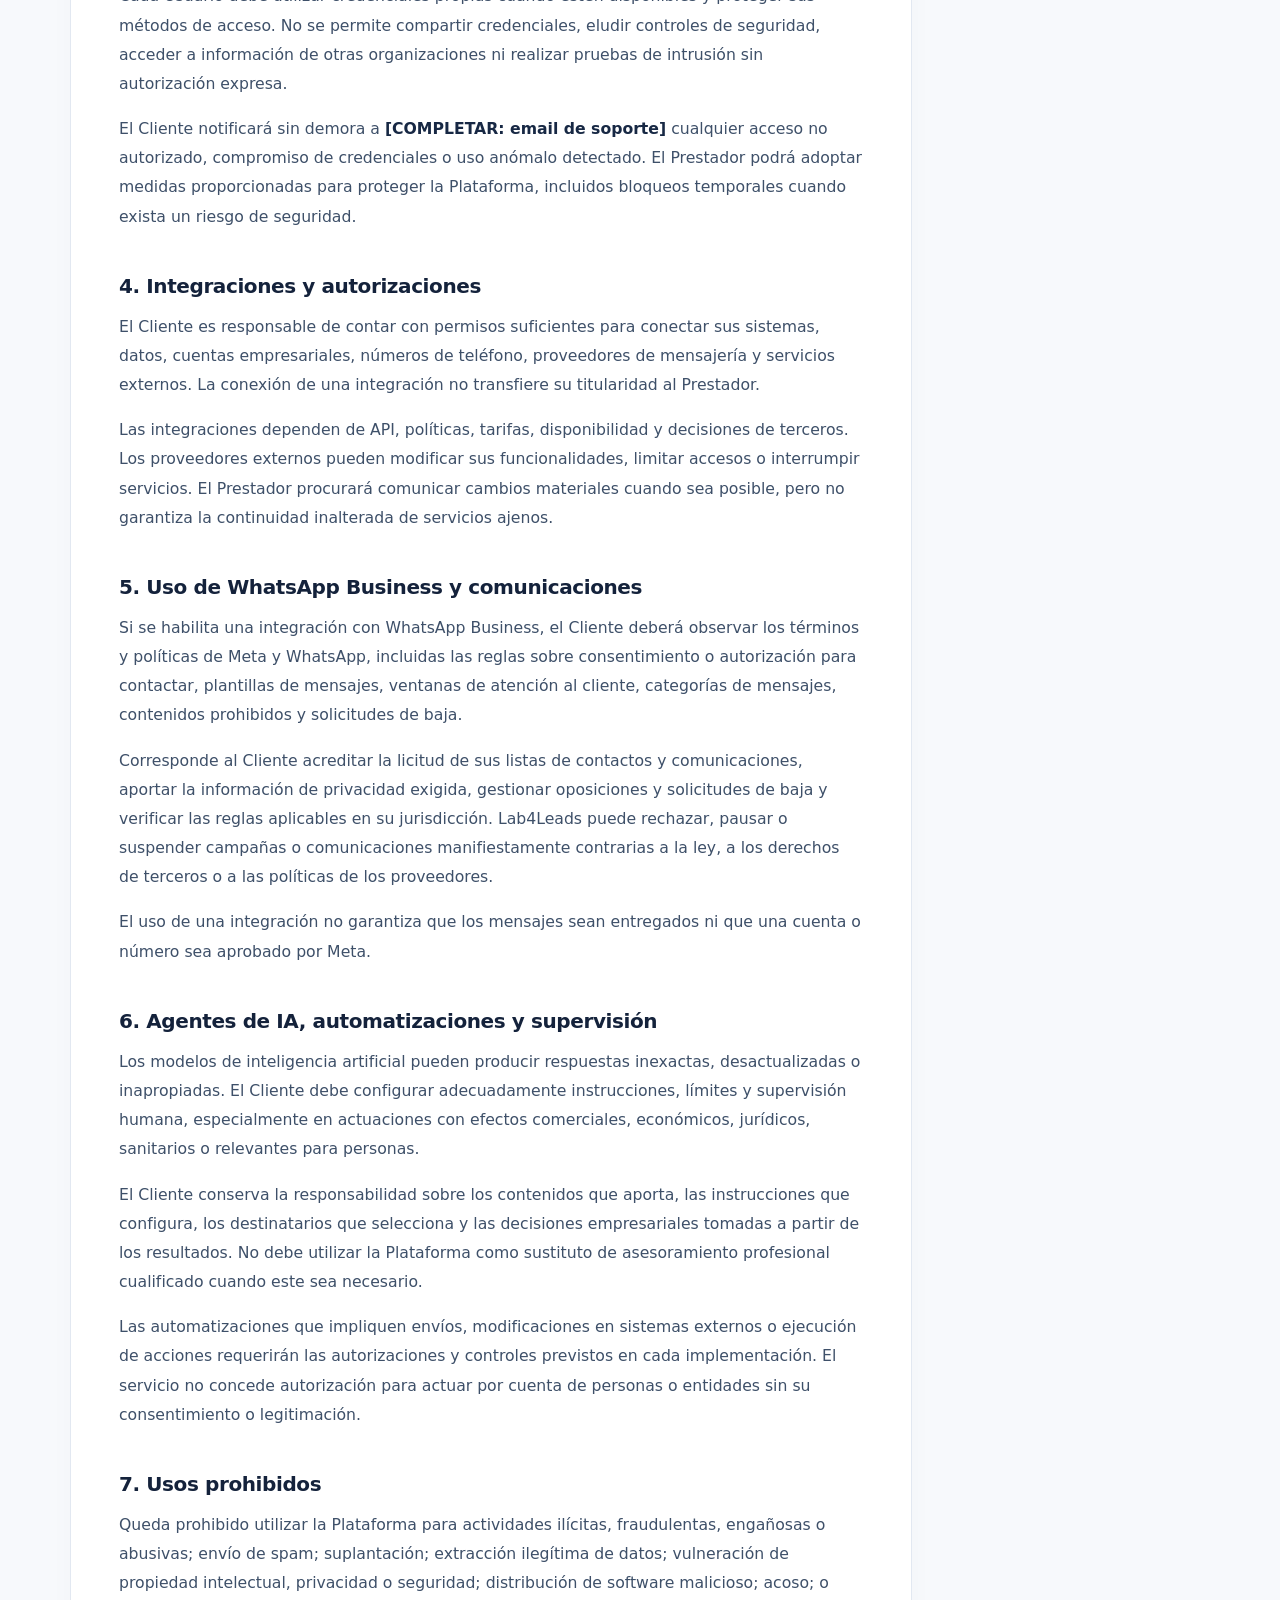
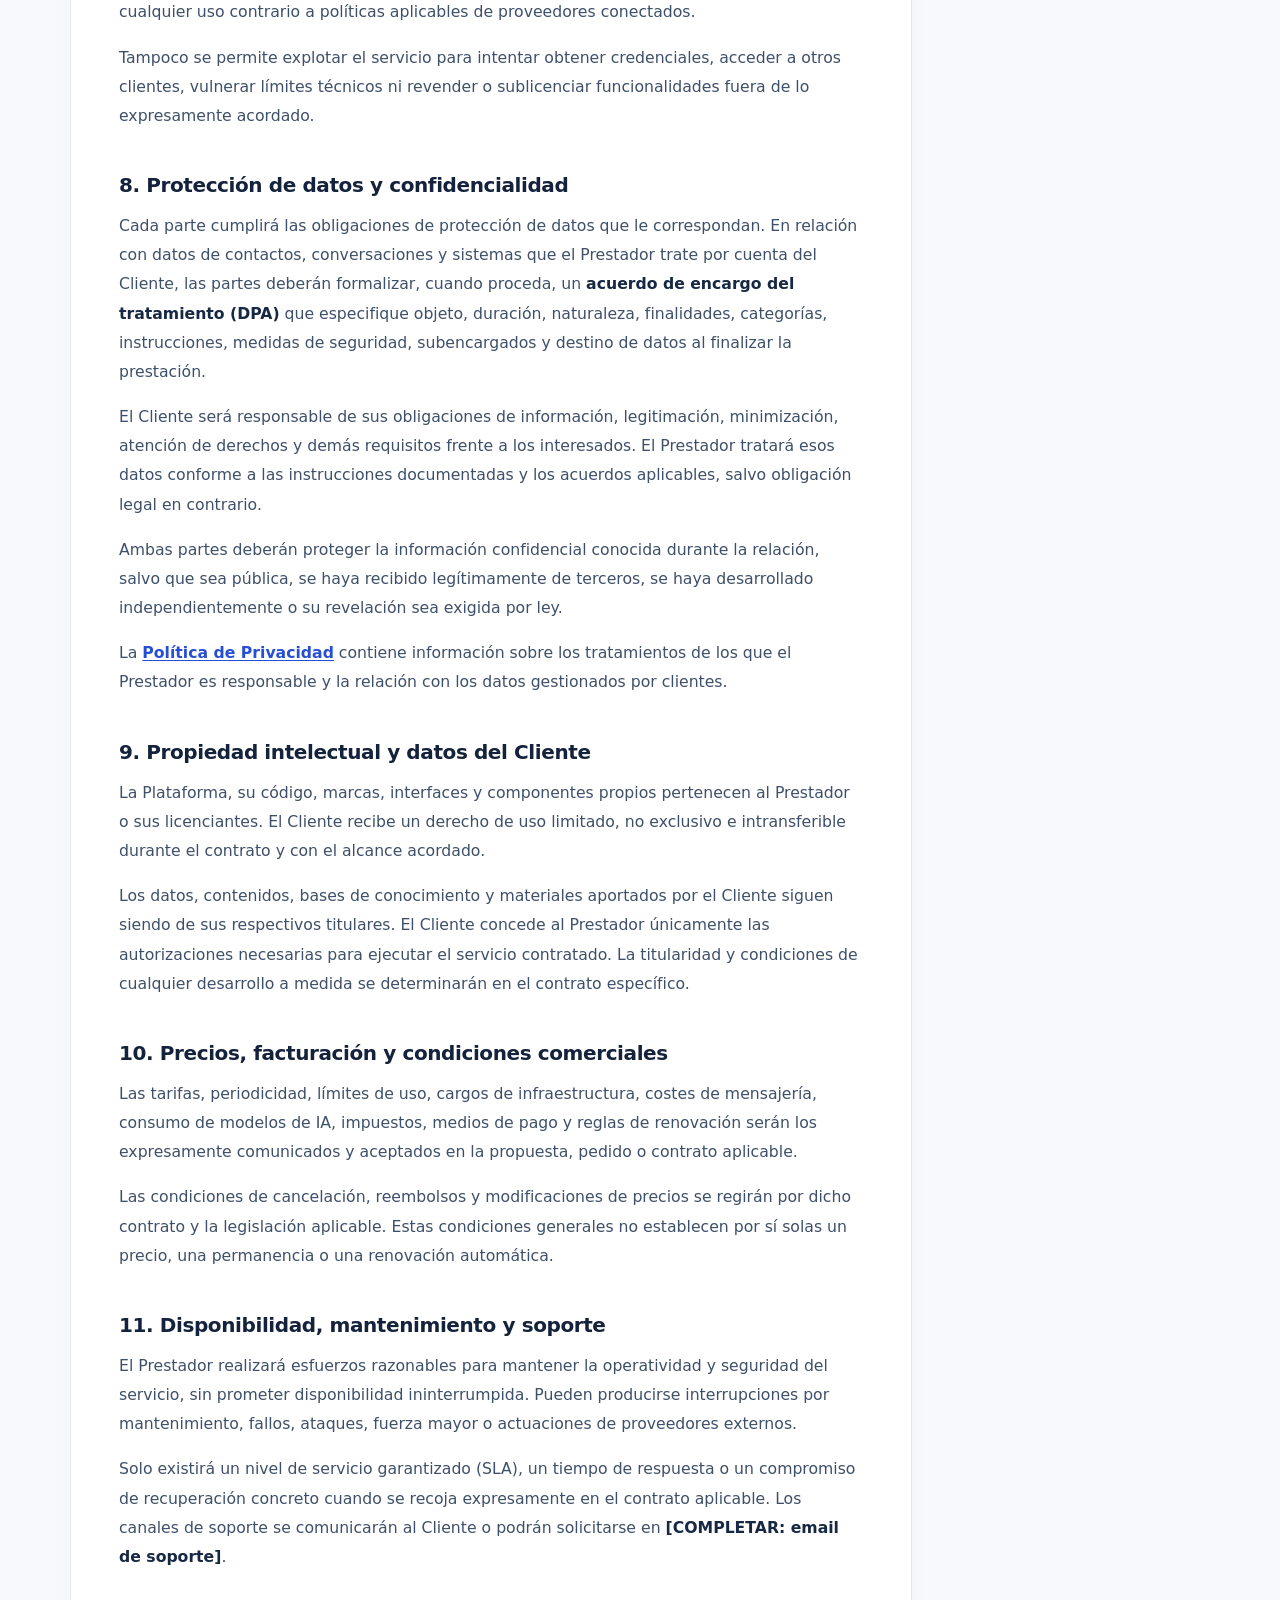
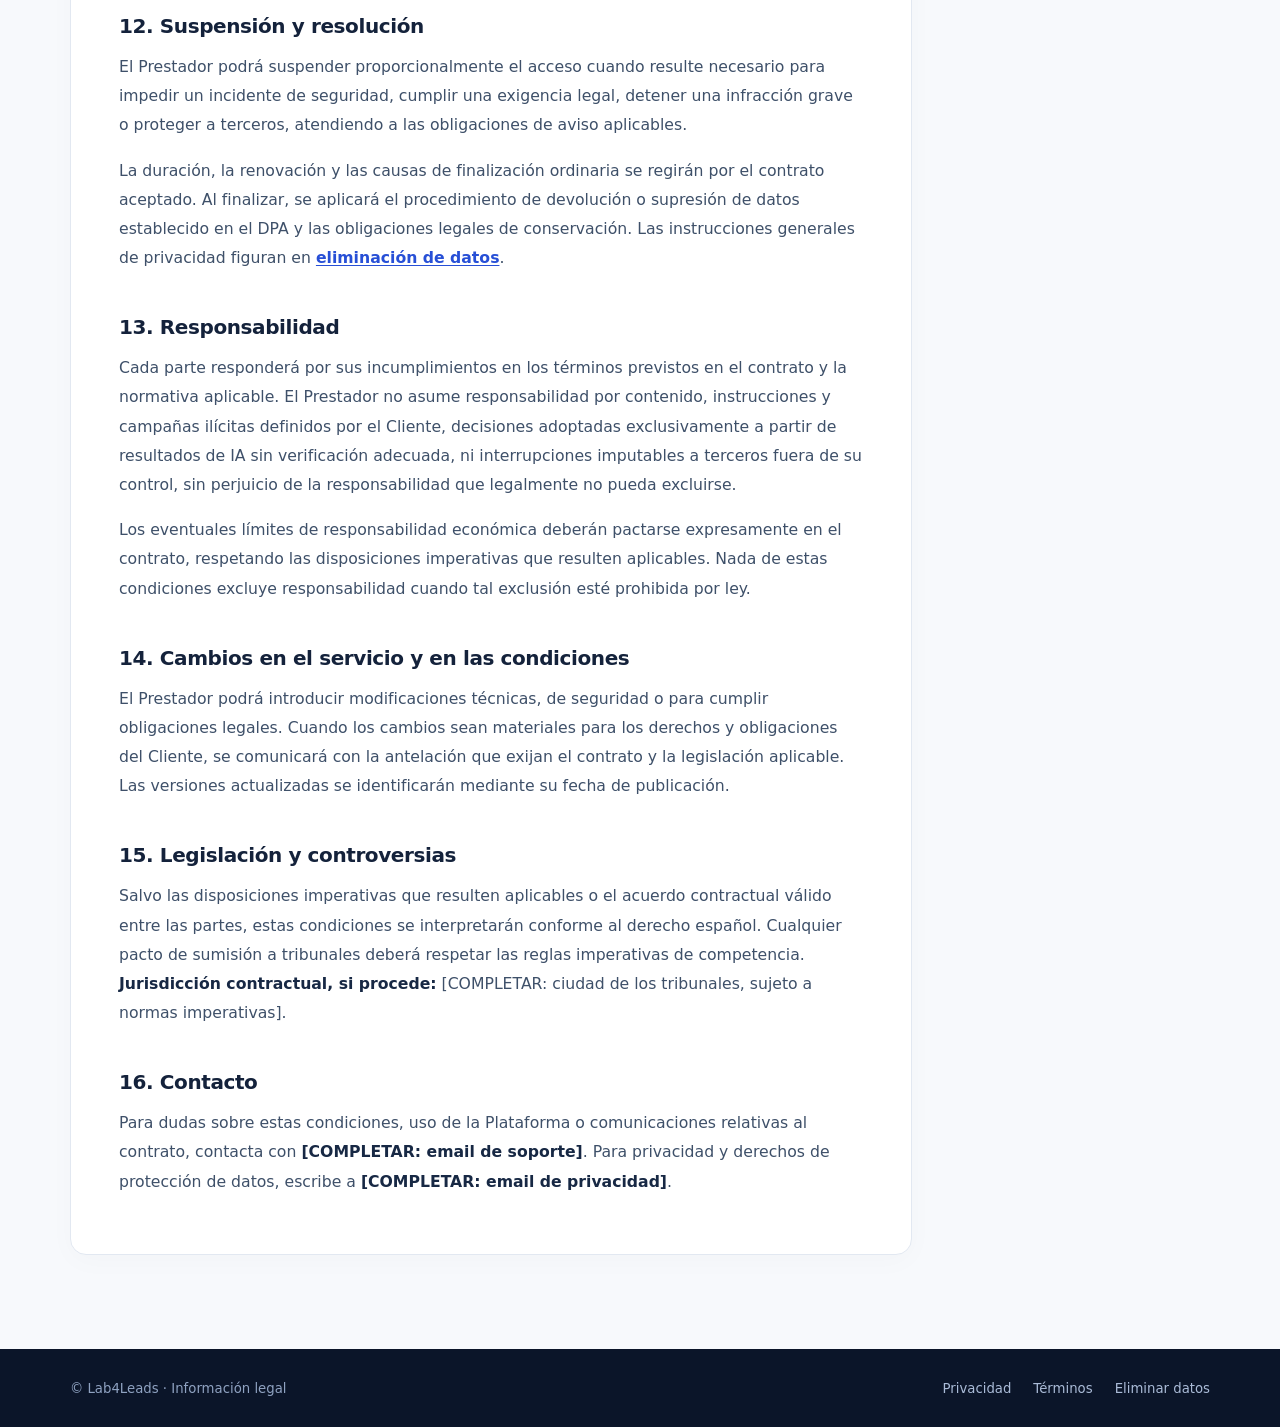
<file: site/terms-of-service/index.html>
<!DOCTYPE html>
<html lang="es"><head><meta charset="utf-8"><meta name="viewport" content="width=device-width,initial-scale=1">
<meta name="description" content="Condiciones para empresas, usuarios y agentes de IA."><meta name="robots" content="index,follow">
<title>Términos del Servicio · Lab4Leads</title>
<link rel="stylesheet" href="../assets/styles.css"><link rel="canonical" href="" />
</head><body>
<a class="skip" href="#main">Saltar al contenido</a>
<header class="topbar"><div class="top-inner"><a class="brand" href="../" aria-label="Ir al inicio de los documentos legales"><span class="brand-mark">L</span><span>Lab4Leads<span class="brand-tag"> / Legal</span></span></a><nav aria-label="Documentos legales"><a href="../privacy-policy/" >Privacidad</a><a href="../terms-of-service/" aria-current="page">Términos</a><a href="../data-deletion/" >Datos</a></nav></div></header>
<div class="hero document-hero"><div class="container"><div class="eyebrow">DOCUMENTACIÓN LEGAL</div><h1>Términos del Servicio</h1><p>Condiciones para empresas, usuarios y agentes de IA.</p></div></div>
<div class="draft" role="status"><strong>Borrador no publicable.</strong> Faltan datos reales y revisión jurídica. Completa <code>legal-config.json</code> antes de usar estas URLs en Meta.</div>
<div class="container document-layout"><main id="main" class="legal-content" aria-label="Términos del Servicio"><h1>Términos del Servicio</h1>
<p><strong>Última actualización:</strong> 18 de octubre de 2026</p>
<p>Estos Términos del Servicio regulan el acceso y el uso profesional de <strong>Lab4Leads</strong> (la «Plataforma»), ofrecida por <strong>[COMPLETAR: nombre o razón social del prestador]</strong>, con identificación fiscal <strong>[COMPLETAR: NIF/CIF u otro identificador]</strong>, domicilio en <strong>[COMPLETAR: domicilio social]</strong> y contacto en <strong>[COMPLETAR: email de soporte]</strong> (en adelante, el «Prestador»).</p>
<p>La Plataforma está concebida principalmente para empresas y organizaciones. La utilización del servicio puede estar sujeta además a una propuesta comercial, pedido, contrato específico, acuerdo de encargo del tratamiento de datos (DPA) y condiciones de terceros. En caso de contradicción, prevalecerán las condiciones particulares expresamente acordadas sobre estas condiciones generales, dentro de los límites legales.</p>
<h2 id="1-objeto-y-servicios">1. Objeto y servicios</h2>
<p>Lab4Leads ofrece una solución tecnológica para la configuración, administración y supervisión de agentes de inteligencia artificial y automatizaciones, con posibles integraciones con herramientas de empresa y canales de comunicación como WhatsApp Business, CRM, ERP o API. Las funcionalidades efectivas dependen del plan, alcance contratado, desarrollo disponible y módulos habilitados para cada organización.</p>
<p>No todas las funciones descritas estarán necesariamente operativas para todos los clientes ni incluidas en todos los contratos. La descripción técnica o comercial que figure en la propuesta aceptada determinará el alcance concreto.</p>
<h2 id="2-clientes-y-usuarios-autorizados">2. Clientes y usuarios autorizados</h2>
<p>El «Cliente» es la empresa o entidad que contrata el servicio. Los «Usuarios» son las personas autorizadas por el Cliente para acceder a él. Quien acepte estas condiciones en nombre de una entidad declara contar con facultades suficientes para representarla.</p>
<p>El Cliente es responsable de mantener actualizados los datos de su organización, asignar adecuadamente permisos y asegurar que sus Usuarios respetan estas condiciones y las instrucciones de seguridad.</p>
<h2 id="3-registro-acceso-y-seguridad-de-cuentas">3. Registro, acceso y seguridad de cuentas</h2>
<p>Cada Usuario debe utilizar credenciales propias cuando estén disponibles y proteger sus métodos de acceso. No se permite compartir credenciales, eludir controles de seguridad, acceder a información de otras organizaciones ni realizar pruebas de intrusión sin autorización expresa.</p>
<p>El Cliente notificará sin demora a <strong>[COMPLETAR: email de soporte]</strong> cualquier acceso no autorizado, compromiso de credenciales o uso anómalo detectado. El Prestador podrá adoptar medidas proporcionadas para proteger la Plataforma, incluidos bloqueos temporales cuando exista un riesgo de seguridad.</p>
<h2 id="4-integraciones-y-autorizaciones">4. Integraciones y autorizaciones</h2>
<p>El Cliente es responsable de contar con permisos suficientes para conectar sus sistemas, datos, cuentas empresariales, números de teléfono, proveedores de mensajería y servicios externos. La conexión de una integración no transfiere su titularidad al Prestador.</p>
<p>Las integraciones dependen de API, políticas, tarifas, disponibilidad y decisiones de terceros. Los proveedores externos pueden modificar sus funcionalidades, limitar accesos o interrumpir servicios. El Prestador procurará comunicar cambios materiales cuando sea posible, pero no garantiza la continuidad inalterada de servicios ajenos.</p>
<h2 id="5-uso-de-whatsapp-business-y-comunicaciones">5. Uso de WhatsApp Business y comunicaciones</h2>
<p>Si se habilita una integración con WhatsApp Business, el Cliente deberá observar los términos y políticas de Meta y WhatsApp, incluidas las reglas sobre consentimiento o autorización para contactar, plantillas de mensajes, ventanas de atención al cliente, categorías de mensajes, contenidos prohibidos y solicitudes de baja.</p>
<p>Corresponde al Cliente acreditar la licitud de sus listas de contactos y comunicaciones, aportar la información de privacidad exigida, gestionar oposiciones y solicitudes de baja y verificar las reglas aplicables en su jurisdicción. Lab4Leads puede rechazar, pausar o suspender campañas o comunicaciones manifiestamente contrarias a la ley, a los derechos de terceros o a las políticas de los proveedores.</p>
<p>El uso de una integración no garantiza que los mensajes sean entregados ni que una cuenta o número sea aprobado por Meta.</p>
<h2 id="6-agentes-de-ia-automatizaciones-y-supervision">6. Agentes de IA, automatizaciones y supervisión</h2>
<p>Los modelos de inteligencia artificial pueden producir respuestas inexactas, desactualizadas o inapropiadas. El Cliente debe configurar adecuadamente instrucciones, límites y supervisión humana, especialmente en actuaciones con efectos comerciales, económicos, jurídicos, sanitarios o relevantes para personas.</p>
<p>El Cliente conserva la responsabilidad sobre los contenidos que aporta, las instrucciones que configura, los destinatarios que selecciona y las decisiones empresariales tomadas a partir de los resultados. No debe utilizar la Plataforma como sustituto de asesoramiento profesional cualificado cuando este sea necesario.</p>
<p>Las automatizaciones que impliquen envíos, modificaciones en sistemas externos o ejecución de acciones requerirán las autorizaciones y controles previstos en cada implementación. El servicio no concede autorización para actuar por cuenta de personas o entidades sin su consentimiento o legitimación.</p>
<h2 id="7-usos-prohibidos">7. Usos prohibidos</h2>
<p>Queda prohibido utilizar la Plataforma para actividades ilícitas, fraudulentas, engañosas o abusivas; envío de spam; suplantación; extracción ilegítima de datos; vulneración de propiedad intelectual, privacidad o seguridad; distribución de software malicioso; acoso; o cualquier uso contrario a políticas aplicables de proveedores conectados.</p>
<p>Tampoco se permite explotar el servicio para intentar obtener credenciales, acceder a otros clientes, vulnerar límites técnicos ni revender o sublicenciar funcionalidades fuera de lo expresamente acordado.</p>
<h2 id="8-proteccion-de-datos-y-confidencialidad">8. Protección de datos y confidencialidad</h2>
<p>Cada parte cumplirá las obligaciones de protección de datos que le correspondan. En relación con datos de contactos, conversaciones y sistemas que el Prestador trate por cuenta del Cliente, las partes deberán formalizar, cuando proceda, un <strong>acuerdo de encargo del tratamiento (DPA)</strong> que especifique objeto, duración, naturaleza, finalidades, categorías, instrucciones, medidas de seguridad, subencargados y destino de datos al finalizar la prestación.</p>
<p>El Cliente será responsable de sus obligaciones de información, legitimación, minimización, atención de derechos y demás requisitos frente a los interesados. El Prestador tratará esos datos conforme a las instrucciones documentadas y los acuerdos aplicables, salvo obligación legal en contrario.</p>
<p>Ambas partes deberán proteger la información confidencial conocida durante la relación, salvo que sea pública, se haya recibido legítimamente de terceros, se haya desarrollado independientemente o su revelación sea exigida por ley.</p>
<p>La <strong><a href="../privacy-policy/">Política de Privacidad</a></strong> contiene información sobre los tratamientos de los que el Prestador es responsable y la relación con los datos gestionados por clientes.</p>
<h2 id="9-propiedad-intelectual-y-datos-del-cliente">9. Propiedad intelectual y datos del Cliente</h2>
<p>La Plataforma, su código, marcas, interfaces y componentes propios pertenecen al Prestador o sus licenciantes. El Cliente recibe un derecho de uso limitado, no exclusivo e intransferible durante el contrato y con el alcance acordado.</p>
<p>Los datos, contenidos, bases de conocimiento y materiales aportados por el Cliente siguen siendo de sus respectivos titulares. El Cliente concede al Prestador únicamente las autorizaciones necesarias para ejecutar el servicio contratado. La titularidad y condiciones de cualquier desarrollo a medida se determinarán en el contrato específico.</p>
<h2 id="10-precios-facturacion-y-condiciones-comerciales">10. Precios, facturación y condiciones comerciales</h2>
<p>Las tarifas, periodicidad, límites de uso, cargos de infraestructura, costes de mensajería, consumo de modelos de IA, impuestos, medios de pago y reglas de renovación serán los expresamente comunicados y aceptados en la propuesta, pedido o contrato aplicable.</p>
<p>Las condiciones de cancelación, reembolsos y modificaciones de precios se regirán por dicho contrato y la legislación aplicable. Estas condiciones generales no establecen por sí solas un precio, una permanencia o una renovación automática.</p>
<h2 id="11-disponibilidad-mantenimiento-y-soporte">11. Disponibilidad, mantenimiento y soporte</h2>
<p>El Prestador realizará esfuerzos razonables para mantener la operatividad y seguridad del servicio, sin prometer disponibilidad ininterrumpida. Pueden producirse interrupciones por mantenimiento, fallos, ataques, fuerza mayor o actuaciones de proveedores externos.</p>
<p>Solo existirá un nivel de servicio garantizado (SLA), un tiempo de respuesta o un compromiso de recuperación concreto cuando se recoja expresamente en el contrato aplicable. Los canales de soporte se comunicarán al Cliente o podrán solicitarse en <strong>[COMPLETAR: email de soporte]</strong>.</p>
<h2 id="12-suspension-y-resolucion">12. Suspensión y resolución</h2>
<p>El Prestador podrá suspender proporcionalmente el acceso cuando resulte necesario para impedir un incidente de seguridad, cumplir una exigencia legal, detener una infracción grave o proteger a terceros, atendiendo a las obligaciones de aviso aplicables.</p>
<p>La duración, la renovación y las causas de finalización ordinaria se regirán por el contrato aceptado. Al finalizar, se aplicará el procedimiento de devolución o supresión de datos establecido en el DPA y las obligaciones legales de conservación. Las instrucciones generales de privacidad figuran en <strong><a href="../data-deletion/">eliminación de datos</a></strong>.</p>
<h2 id="13-responsabilidad">13. Responsabilidad</h2>
<p>Cada parte responderá por sus incumplimientos en los términos previstos en el contrato y la normativa aplicable. El Prestador no asume responsabilidad por contenido, instrucciones y campañas ilícitas definidos por el Cliente, decisiones adoptadas exclusivamente a partir de resultados de IA sin verificación adecuada, ni interrupciones imputables a terceros fuera de su control, sin perjuicio de la responsabilidad que legalmente no pueda excluirse.</p>
<p>Los eventuales límites de responsabilidad económica deberán pactarse expresamente en el contrato, respetando las disposiciones imperativas que resulten aplicables. Nada de estas condiciones excluye responsabilidad cuando tal exclusión esté prohibida por ley.</p>
<h2 id="14-cambios-en-el-servicio-y-en-las-condiciones">14. Cambios en el servicio y en las condiciones</h2>
<p>El Prestador podrá introducir modificaciones técnicas, de seguridad o para cumplir obligaciones legales. Cuando los cambios sean materiales para los derechos y obligaciones del Cliente, se comunicará con la antelación que exijan el contrato y la legislación aplicable. Las versiones actualizadas se identificarán mediante su fecha de publicación.</p>
<h2 id="15-legislacion-y-controversias">15. Legislación y controversias</h2>
<p>Salvo las disposiciones imperativas que resulten aplicables o el acuerdo contractual válido entre las partes, estas condiciones se interpretarán conforme al derecho español. Cualquier pacto de sumisión a tribunales deberá respetar las reglas imperativas de competencia. <strong>Jurisdicción contractual, si procede:</strong> [COMPLETAR: ciudad de los tribunales, sujeto a normas imperativas].</p>
<h2 id="16-contacto">16. Contacto</h2>
<p>Para dudas sobre estas condiciones, uso de la Plataforma o comunicaciones relativas al contrato, contacta con <strong>[COMPLETAR: email de soporte]</strong>. Para privacidad y derechos de protección de datos, escribe a <strong>[COMPLETAR: email de privacidad]</strong>.</p>
</main><aside class="toc" aria-label="Índice de secciones"><div class="toc-sticky"><h3>En esta página</h3><a href="#1-objeto-y-servicios">1. Objeto y servicios</a>
<a href="#2-clientes-y-usuarios-autorizados">2. Clientes y usuarios autorizados</a>
<a href="#3-registro-acceso-y-seguridad-de-cuentas">3. Registro, acceso y seguridad de cuentas</a>
<a href="#4-integraciones-y-autorizaciones">4. Integraciones y autorizaciones</a>
<a href="#5-uso-de-whatsapp-business-y-comunicaciones">5. Uso de WhatsApp Business y comunicaciones</a>
<a href="#6-agentes-de-ia-automatizaciones-y-supervision">6. Agentes de IA, automatizaciones y supervisión</a>
<a href="#7-usos-prohibidos">7. Usos prohibidos</a>
<a href="#8-proteccion-de-datos-y-confidencialidad">8. Protección de datos y confidencialidad</a>
<a href="#9-propiedad-intelectual-y-datos-del-cliente">9. Propiedad intelectual y datos del Cliente</a>
<a href="#10-precios-facturacion-y-condiciones-comerciales">10. Precios, facturación y condiciones comerciales</a>
<a href="#11-disponibilidad-mantenimiento-y-soporte">11. Disponibilidad, mantenimiento y soporte</a>
<a href="#12-suspension-y-resolucion">12. Suspensión y resolución</a>
<a href="#13-responsabilidad">13. Responsabilidad</a>
<a href="#14-cambios-en-el-servicio-y-en-las-condiciones">14. Cambios en el servicio y en las condiciones</a>
<a href="#15-legislacion-y-controversias">15. Legislación y controversias</a>
<a href="#16-contacto">16. Contacto</a><a class="back-top" href="#main">↑ Volver arriba</a></div></aside></div>
<footer><div class="container footer-inner"><span>© Lab4Leads · Información legal</span><div><a href="../privacy-policy/">Privacidad</a><a href="../terms-of-service/">Términos</a><a href="../data-deletion/">Eliminar datos</a></div></div></footer>
</body></html>
</file>
<file: site/assets/styles.css>
:root{color-scheme:light;--ink:#14223b;--muted:#5f7089;--line:#e2e8f1;--blue:#345dee;--sky:#6e9aff;--panel:#fff;--bg:#f7f9fc;--navy:#0b1529;--green:#66e0b5}*{box-sizing:border-box}html{scroll-behavior:smooth}body{margin:0;color:var(--ink);background:var(--bg);font:16px/1.7 system-ui,-apple-system,BlinkMacSystemFont,"Segoe UI",sans-serif}a{color:#274fd6;text-decoration:none}a:hover{text-decoration:underline}a:focus-visible{outline:3px solid #6caaff;outline-offset:4px;border-radius:2px}.skip{position:absolute;left:-10000px;z-index:100;background:#fff;padding:10px}.skip:focus{left:12px;top:12px}.container{width:min(1140px,calc(100% - 44px));margin:auto}.topbar{background:#0b1529;border-bottom:1px solid #27344e;color:white}.top-inner{min-height:76px;max-width:1200px;padding:0 22px;margin:auto;display:flex;align-items:center;justify-content:space-between;gap:18px}.brand{display:inline-flex;align-items:center;gap:10px;color:white;font-size:1.11rem;font-weight:800;letter-spacing:-.025em}.brand:hover{text-decoration:none}.brand-mark{width:35px;height:35px;border-radius:11px;background:linear-gradient(145deg,#466df9,#64c6ff);display:grid;place-items:center;font-size:1.25rem;color:white}.brand-tag{color:#8799b7;font-weight:500}.topbar nav{display:flex;gap:23px;align-items:center}.topbar nav a{font-size:.88rem;font-weight:600;color:#c6d1e7}.topbar nav a[aria-current=page],.topbar nav a:hover{color:white}.hero{background:radial-gradient(ellipse at 90% 15%,#1c3771 0,transparent 51%),linear-gradient(135deg,#0b1529,#121f3a);color:white}.hero .container{padding-top:67px;padding-bottom:76px}.eyebrow{color:#7fa4ff;text-transform:uppercase;letter-spacing:.18em;font-size:.71rem;font-weight:800;margin-bottom:15px}.hero h1{font-size:clamp(2.15rem,5vw,4rem);letter-spacing:-.05em;font-weight:800;line-height:1.12;max-width:860px;margin:0 0 18px}.hero p{font-size:1.09rem;color:#b9c8e5;max-width:730px;line-height:1.7;margin:0}.hero-meta{margin-top:25px;color:#91a6c8;font-size:.84rem}.document-hero .container{padding-top:50px;padding-bottom:56px}.document-hero h1{font-size:clamp(2.1rem,4.5vw,3.1rem)}.main-home{padding-top:59px;padding-bottom:96px}.section-intro h2{letter-spacing:-.035em;margin:0 0 8px;font-size:1.7rem}.section-intro p{color:var(--muted);margin:0 0 30px}.cards{display:grid;grid-template-columns:repeat(3,minmax(0,1fr));gap:17px}.doc-card{color:var(--ink);display:flex;flex-direction:column;align-items:flex-start;padding:32px 28px;border:1px solid var(--line);border-radius:18px;background:white;box-shadow:0 6px 26px rgba(22,37,70,.035);transition:border-color .2s,transform .2s}.doc-card:hover{text-decoration:none;transform:translateY(-3px);border-color:#94aefa}.doc-icon{font-size:1rem;font-weight:800;color:#4465e8;border:1px solid #cfdaff;border-radius:12px;padding:9px 14px;background:#f1f5ff;margin-bottom:16px}.doc-card h2{font-size:1.17rem;margin:4px 0}.doc-card p{color:var(--muted);font-size:.92rem;line-height:1.7;margin:5px 0 22px;flex:1}.card-link{font-weight:700;color:#355cd9;font-size:.85rem}.notice{margin-top:36px;background:#edf3ff;border-left:4px solid #426be6;padding:20px 25px;border-radius:12px}.notice p{margin:4px 0 0;color:#5d7091}.document-layout{padding-top:44px;padding-bottom:94px;display:grid;grid-template-columns:minmax(0,1fr) 250px;gap:48px;align-items:start}.legal-content{padding:42px 48px;background:white;border:1px solid var(--line);border-radius:16px;min-width:0;box-shadow:0 6px 28px #16223b06}.legal-content h1{font-size:2rem;letter-spacing:-.04em;line-height:1.2;margin:0 0 12px}.legal-content h2{font-size:1.25rem;line-height:1.35;letter-spacing:-.02em;margin:42px 0 12px;scroll-margin-top:40px}.legal-content p,.legal-content li{font-size:.98rem;color:#3e5069;line-height:1.86}.legal-content p{margin:11px 0 16px}.legal-content ul,.legal-content ol{padding-left:21px}.legal-content li{padding-left:3px;margin:7px 0}.legal-content strong{color:#172844}.legal-content table{border-collapse:collapse;width:100%;display:block;overflow:auto;margin:23px 0}.legal-content th,.legal-content td{padding:12px;border:1px solid var(--line);text-align:left;vertical-align:top;font-size:.89rem;min-width:170px}.legal-content th{background:#f1f5fd}.legal-content a{text-decoration:underline;text-underline-offset:2px}.toc-sticky{position:sticky;top:28px}.toc{font-size:.86rem}.toc h3{text-transform:uppercase;letter-spacing:.08em;font-size:.76rem;color:#687a96;margin:10px 0 14px}.toc a{display:block;padding:8px 11px;border-left:2px solid #d9e1ef;color:#53647c;line-height:1.45}.toc a:hover{border-left-color:#4369e8;color:#274fd6;text-decoration:none}.toc .back-top{margin-top:21px;border-left:0;color:#315cdb;font-weight:700}.draft{width:min(1140px,calc(100% - 44px));margin:24px auto 0;padding:16px 22px;border:1px solid #e9b76f;background:#fff8ea;border-radius:10px;color:#74501f}.draft strong{color:#563610}.draft code{background:#f8e9c7;padding:2px 5px}footer{background:#0b1529;color:#8fa2c1}footer .footer-inner{padding:29px 0;display:flex;align-items:center;justify-content:space-between;gap:20px;font-size:.83rem}footer .footer-inner div{display:flex;gap:22px}footer a{color:#aabbd7}@media(max-width:900px){.document-layout{grid-template-columns:1fr}.toc{display:none}.cards{grid-template-columns:1fr}.doc-card{padding:25px}}@media(max-width:570px){.topbar nav{gap:11px}.topbar nav a{font-size:.78rem}.top-inner{padding:0 13px}.brand{font-size:.95rem}.brand-tag{display:none}.container{width:calc(100% - 28px)}.hero .container{padding-top:50px;padding-bottom:56px}.document-hero .container{padding-top:39px;padding-bottom:42px}.legal-content{padding:24px 20px}.document-layout{padding-top:24px;padding-bottom:52px}.footer-inner{flex-direction:column;align-items:flex-start!important}.draft{width:calc(100% - 28px)}}@media print{.topbar,.toc,.draft{display:none}.hero{background:none;color:#000}.hero .container{padding:0}.hero p{color:#333}.document-layout{display:block;padding:0}.legal-content{border:0;box-shadow:none;padding:0}.legal-content a{color:inherit}body{background:white}footer{display:none}}
</file>
